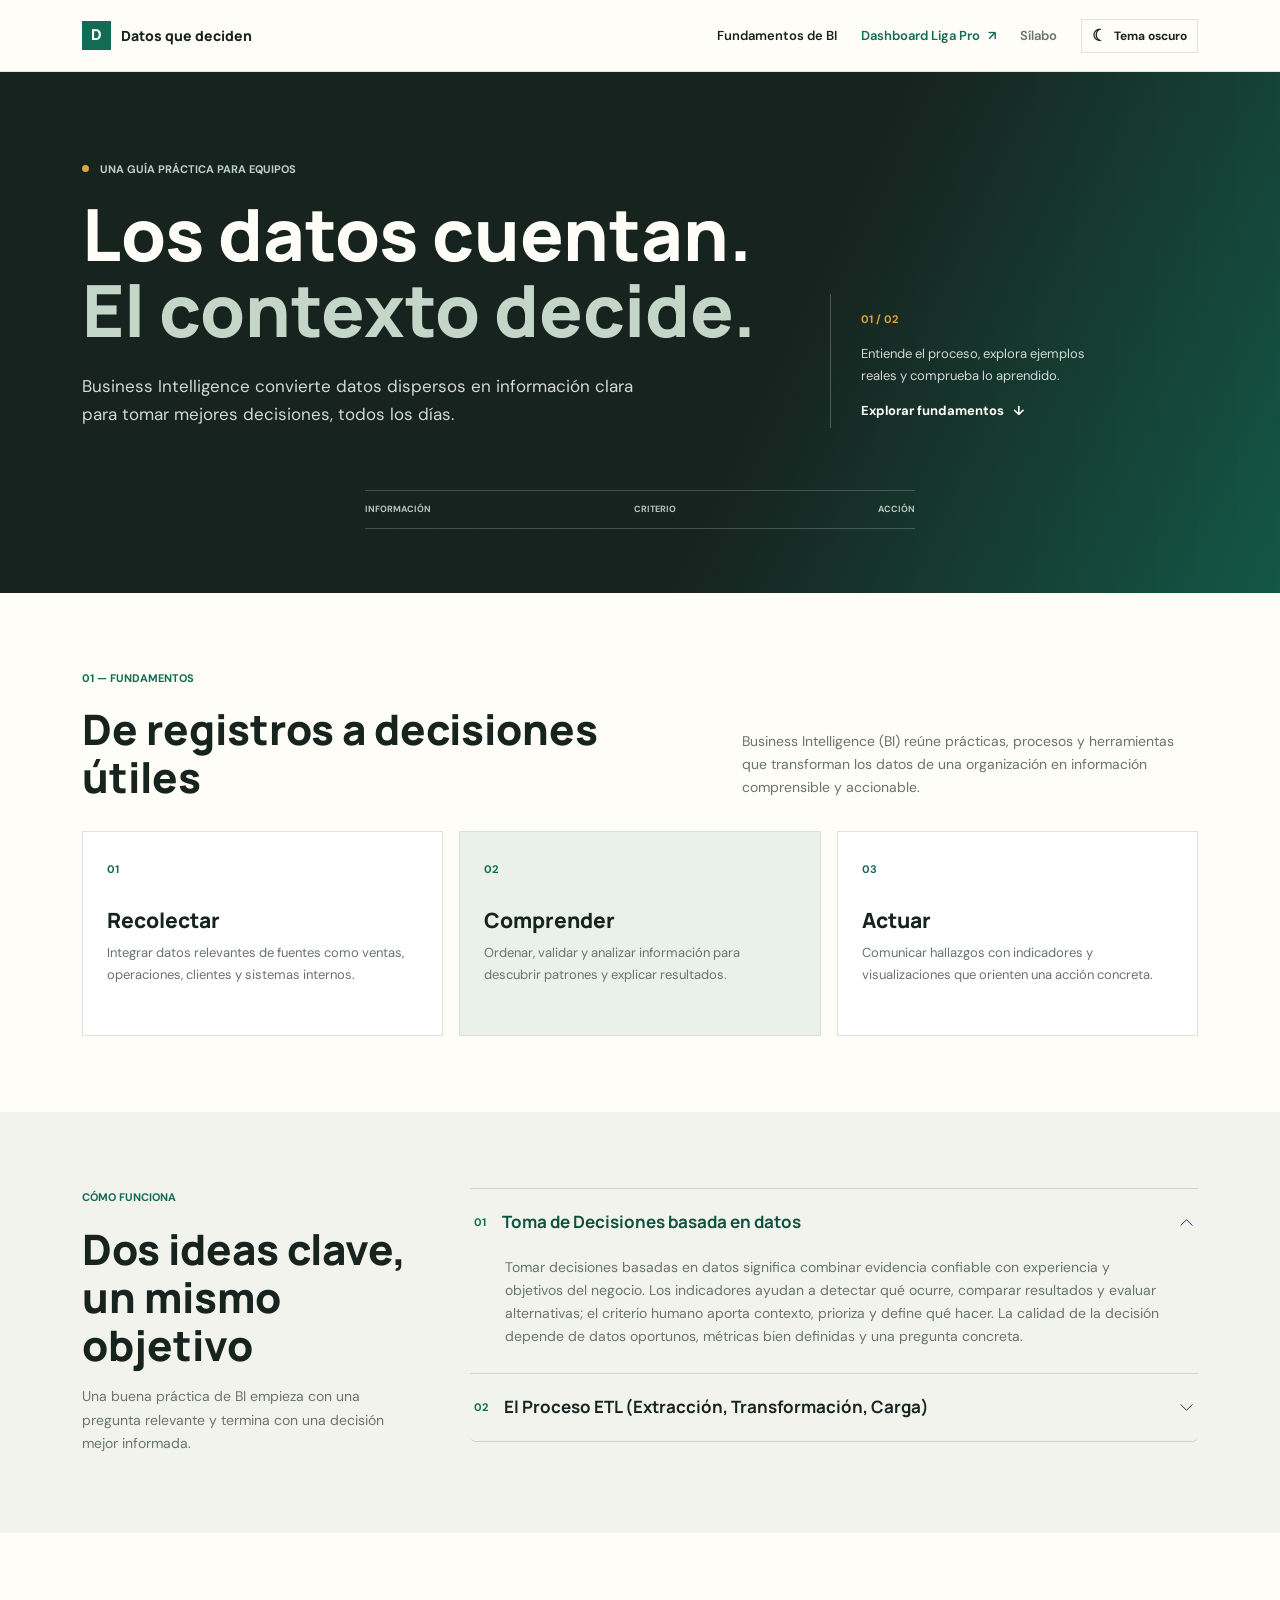
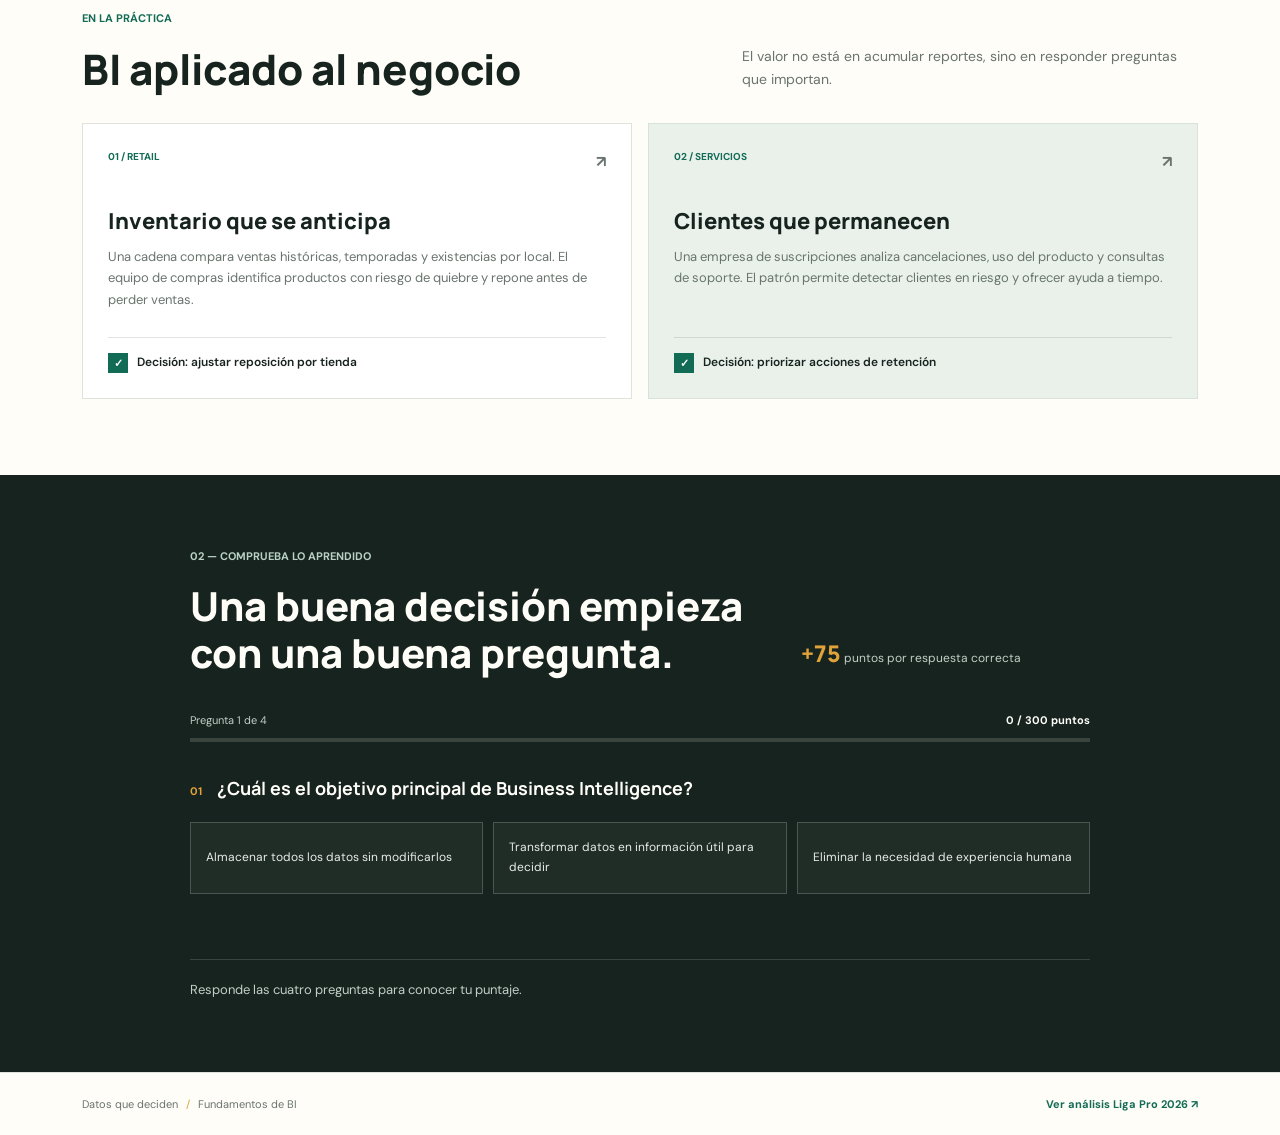
<file: index.html>
<!doctype html>
<html lang="es">
<head>
	<meta charset="utf-8">
	<meta name="viewport" content="width=device-width, initial-scale=1">
	<meta name="description" content="Aprende los fundamentos de Business Intelligence y pon a prueba tus conocimientos.">
	<title>Fundamentos de BI | Datos que deciden</title>
	<link rel="preconnect" href="https://fonts.googleapis.com">
	<link rel="preconnect" href="https://fonts.gstatic.com" crossorigin>
	<link href="https://fonts.googleapis.com/css2?family=DM+Sans:wght@400;500;600;700&family=Manrope:wght@400;500;600;700;800&display=swap" rel="stylesheet">
	<link href="https://cdn.jsdelivr.net/npm/bootstrap@5.3.3/dist/css/bootstrap.min.css" rel="stylesheet">
	<link href="css/style.css" rel="stylesheet">
	<script src="js/theme.js"></script>
</head>
<body>
	<!-- Navegación común para conectar teoría y análisis práctico. -->
	<nav class="navbar navbar-expand-lg site-nav">
		<div class="container">
			<a class="navbar-brand brand-mark" href="index.html"><span class="brand-symbol" aria-hidden="true">D</span> Datos que deciden</a>
			<button class="navbar-toggler" type="button" data-bs-toggle="collapse" data-bs-target="#mainNavigation" aria-controls="mainNavigation" aria-expanded="false" aria-label="Abrir navegación"><span class="navbar-toggler-icon"></span></button>
			<div class="collapse navbar-collapse" id="mainNavigation"><div class="navbar-nav ms-auto align-items-lg-center gap-lg-2">
				<a class="nav-link active" aria-current="page" href="index.html">Fundamentos de BI</a>
				<a class="nav-link nav-cta" href="dashboard.html">Dashboard Liga Pro <span aria-hidden="true">↗</span></a>
				<a class="nav-link" href="silabo.html">Sílabo</a>
				<button class="btn btn-theme ms-lg-2" type="button" data-theme-toggle aria-label="Cambiar a tema oscuro" aria-pressed="false"><span class="theme-icon" aria-hidden="true">☾</span><span class="theme-label">Tema oscuro</span></button>
			</div></div>
		</div>
	</nav>

	<main>
		<!-- Apertura de la guía y orientación hacia los contenidos. -->
		<header class="hero-band">
			<div class="container hero-content">
				<p class="eyebrow"><span class="eyebrow-dot"></span> Una guía práctica para equipos</p>
				<div class="row align-items-end g-4">
					<div class="col-lg-8">
						<h1>Los datos cuentan.<br><span>El contexto decide.</span></h1>
						<p class="hero-copy">Business Intelligence convierte datos dispersos en información clara para tomar mejores decisiones, todos los días.</p>
					</div>
					<div class="col-lg-4 hero-aside"><span class="hero-index">01 / 02</span><p>Entiende el proceso, explora ejemplos reales y comprueba lo aprendido.</p><a class="text-link" href="#fundamentos">Explorar fundamentos <span aria-hidden="true">↓</span></a></div>
				</div>
			</div>
			<div class="hero-ruler" aria-hidden="true"><span>INFORMACIÓN</span><span>CRITERIO</span><span>ACCIÓN</span></div>
		</header>

		<!-- Vista general: recolectar, comprender y activar los datos. -->
		<section class="section-pad" id="fundamentos">
			<div class="container">
				<div class="section-heading row align-items-end g-3">
					<div class="col-lg-7"><p class="eyebrow">01 — Fundamentos</p><h2>De registros a decisiones útiles</h2></div>
					<p class="col-lg-5 section-intro">Business Intelligence (BI) reúne prácticas, procesos y herramientas que transforman los datos de una organización en información comprensible y accionable.</p>
				</div>
				<div class="row g-3 overview-grid">
					<div class="col-md-4"><article class="concept-card"><span class="concept-number">01</span><h3>Recolectar</h3><p>Integrar datos relevantes de fuentes como ventas, operaciones, clientes y sistemas internos.</p></article></div>
					<div class="col-md-4"><article class="concept-card concept-card-accent"><span class="concept-number">02</span><h3>Comprender</h3><p>Ordenar, validar y analizar información para descubrir patrones y explicar resultados.</p></article></div>
					<div class="col-md-4"><article class="concept-card"><span class="concept-number">03</span><h3>Actuar</h3><p>Comunicar hallazgos con indicadores y visualizaciones que orienten una acción concreta.</p></article></div>
				</div>
			</div>
		</section>

		<!-- Acordeón para profundizar en decisiones basadas en datos y ETL. -->
		<section class="section-pad section-tint" aria-labelledby="claves-title">
			<div class="container"><div class="row g-5">
				<div class="col-lg-4"><p class="eyebrow">Cómo funciona</p><h2 id="claves-title">Dos ideas clave, un mismo objetivo</h2><p class="section-intro mt-3">Una buena práctica de BI empieza con una pregunta relevante y termina con una decisión mejor informada.</p></div>
				<div class="col-lg-8"><div class="accordion bi-accordion" id="biAccordion">
					<div class="accordion-item">
						<h3 class="accordion-header" id="headingDecision"><button class="accordion-button" type="button" data-bs-toggle="collapse" data-bs-target="#decisionPanel" aria-expanded="true" aria-controls="decisionPanel"><span class="accordion-number">01</span> Toma de Decisiones basada en datos</button></h3>
						<div id="decisionPanel" class="accordion-collapse collapse show" aria-labelledby="headingDecision" data-bs-parent="#biAccordion"><div class="accordion-body">Tomar decisiones basadas en datos significa combinar evidencia confiable con experiencia y objetivos del negocio. Los indicadores ayudan a detectar qué ocurre, comparar resultados y evaluar alternativas; el criterio humano aporta contexto, prioriza y define qué hacer. La calidad de la decisión depende de datos oportunos, métricas bien definidas y una pregunta concreta.</div></div>
					</div>
					<div class="accordion-item">
						<h3 class="accordion-header" id="headingEtl"><button class="accordion-button collapsed" type="button" data-bs-toggle="collapse" data-bs-target="#etlPanel" aria-expanded="false" aria-controls="etlPanel"><span class="accordion-number">02</span> El Proceso ETL (Extracción, Transformación, Carga)</button></h3>
						<div id="etlPanel" class="accordion-collapse collapse" aria-labelledby="headingEtl" data-bs-parent="#biAccordion"><div class="accordion-body">
							<p>ETL prepara información de distintas fuentes para que pueda analizarse de forma coherente:</p>
							<ul class="etl-list mb-0"><li><strong>Extracción:</strong> se obtienen datos de sistemas como un CRM, archivos o bases transaccionales.</li><li><strong>Transformación:</strong> se corrigen inconsistencias, se normalizan formatos y se aplican reglas de negocio.</li><li><strong>Carga:</strong> los datos procesados se guardan en un destino analítico, como un almacén de datos.</li></ul>
							<p class="mt-3 mb-0">El resultado es una fuente más ordenada, comparable y útil para reportes y análisis.</p>
						</div></div>
					</div>
				</div></div>
			</div></div>
		</section>

		<!-- Dos ejemplos empresariales conectan BI con decisiones cotidianas. -->
		<section class="section-pad" aria-labelledby="ejemplos-title">
			<div class="container">
				<div class="section-heading row align-items-end g-3"><div class="col-lg-7"><p class="eyebrow">En la práctica</p><h2 id="ejemplos-title">BI aplicado al negocio</h2></div><p class="col-lg-5 section-intro">El valor no está en acumular reportes, sino en responder preguntas que importan.</p></div>
				<div class="row g-3 example-grid">
					<div class="col-md-6"><article class="example-card"><div class="example-topline"><span>01 / RETAIL</span><span aria-hidden="true">↗</span></div><h3>Inventario que se anticipa</h3><p>Una cadena compara ventas históricas, temporadas y existencias por local. El equipo de compras identifica productos con riesgo de quiebre y repone antes de perder ventas.</p><div class="example-result"><span class="result-mark" aria-hidden="true">✓</span> Decisión: ajustar reposición por tienda</div></article></div>
					<div class="col-md-6"><article class="example-card example-card-green"><div class="example-topline"><span>02 / SERVICIOS</span><span aria-hidden="true">↗</span></div><h3>Clientes que permanecen</h3><p>Una empresa de suscripciones analiza cancelaciones, uso del producto y consultas de soporte. El patrón permite detectar clientes en riesgo y ofrecer ayuda a tiempo.</p><div class="example-result"><span class="result-mark" aria-hidden="true">✓</span> Decisión: priorizar acciones de retención</div></article></div>
				</div>
			</div>
		</section>

		<!-- El script quiz.js valida respuestas, entrega puntos y gestiona reinicios. -->
		<section class="quiz-section" id="cuestionario" aria-labelledby="quiz-title">
			<div class="container"><div class="quiz-shell">
				<div class="quiz-heading row align-items-end g-3"><div class="col-lg-8"><p class="eyebrow">02 — Comprueba lo aprendido</p><h2 id="quiz-title">Una buena decisión empieza con una buena pregunta.</h2></div><p class="col-lg-4 quiz-points"><span>+75</span> puntos por respuesta correcta</p></div>
				<div class="quiz-progress-wrap"><div class="d-flex justify-content-between quiz-progress-label"><span id="progressText">Pregunta 1 de 4</span><span id="scoreText">0 / 300 puntos</span></div><div class="progress" role="progressbar" aria-label="Progreso del cuestionario" aria-valuemin="0" aria-valuemax="4" aria-valuenow="0"><div class="progress-bar" id="quizProgress" style="width: 0%"></div></div></div>
				<div id="quizQuestions" class="quiz-questions">
					<fieldset class="quiz-question" data-question="0"><legend><span class="question-number">01</span> ¿Cuál es el objetivo principal de Business Intelligence?</legend><div class="answer-list"><button class="answer-option" type="button" data-answer="a">Almacenar todos los datos sin modificarlos</button><button class="answer-option" type="button" data-answer="b">Transformar datos en información útil para decidir</button><button class="answer-option" type="button" data-answer="c">Eliminar la necesidad de experiencia humana</button></div><p class="answer-feedback" aria-live="polite"></p></fieldset>
					<fieldset class="quiz-question" data-question="1" hidden><legend><span class="question-number">02</span> ¿Qué ocurre durante la fase de transformación en ETL?</legend><div class="answer-list"><button class="answer-option" type="button" data-answer="a">Se corrigen y estandarizan los datos</button><button class="answer-option" type="button" data-answer="b">Se visualizan los resultados finales</button><button class="answer-option" type="button" data-answer="c">Se extraen los datos de sus fuentes</button></div><p class="answer-feedback" aria-live="polite"></p></fieldset>
					<fieldset class="quiz-question" data-question="2" hidden><legend><span class="question-number">03</span> ¿Qué aporta el criterio humano a una decisión basada en datos?</legend><div class="answer-list"><button class="answer-option" type="button" data-answer="a">Reemplaza la necesidad de métricas</button><button class="answer-option" type="button" data-answer="b">Agrega contexto y define prioridades</button><button class="answer-option" type="button" data-answer="c">Garantiza que todos los datos sean correctos</button></div><p class="answer-feedback" aria-live="polite"></p></fieldset>
					<fieldset class="quiz-question" data-question="3" hidden><legend><span class="question-number">04</span> ¿Qué decisión podría apoyar un análisis BI en retail?</legend><div class="answer-list"><button class="answer-option" type="button" data-answer="a">Cambiar todos los precios cada día</button><button class="answer-option" type="button" data-answer="b">Reponer productos según ventas y existencias</button><button class="answer-option" type="button" data-answer="c">Evitar medir el comportamiento de ventas</button></div><p class="answer-feedback" aria-live="polite"></p></fieldset>
				</div>
				<div class="quiz-footer d-flex flex-wrap align-items-center justify-content-between gap-3"><p id="quizResult" class="quiz-result mb-0" aria-live="polite">Responde las cuatro preguntas para conocer tu puntaje.</p><button type="button" class="btn btn-quiz" id="restartQuiz" hidden>Volver a intentarlo <span aria-hidden="true">↻</span></button></div>
			</div></div>
		</section>
	</main>

	<!-- Pie de página y carga de Bootstrap y la lógica del cuestionario. -->
	<footer class="site-footer"><div class="container d-flex flex-wrap justify-content-between gap-2"><span>Datos que deciden <span class="footer-separator">/</span> Fundamentos de BI</span><a href="dashboard.html">Ver análisis Liga Pro 2026 <span aria-hidden="true">↗</span></a></div></footer>
	<script src="https://cdn.jsdelivr.net/npm/bootstrap@5.3.3/dist/js/bootstrap.bundle.min.js"></script>
	<script src="js/quiz.js"></script>
</body>
</html>
</file>
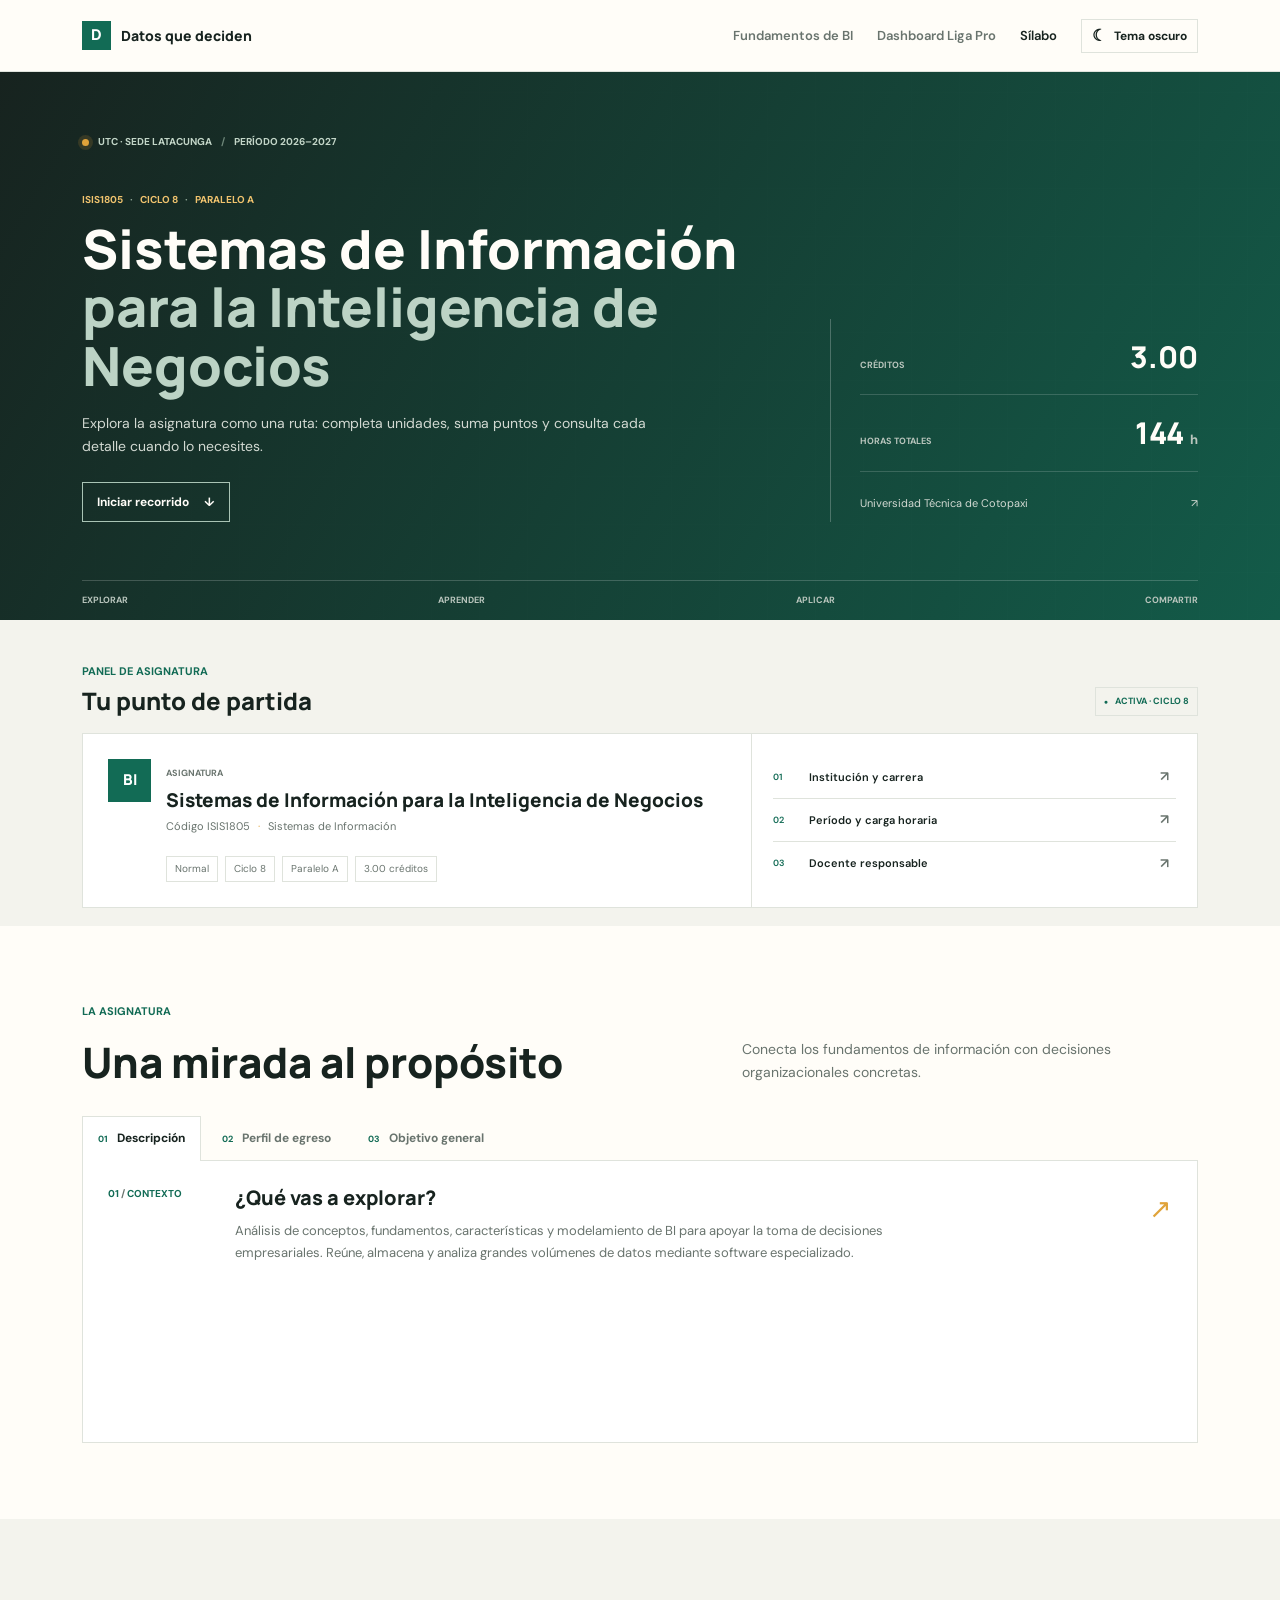
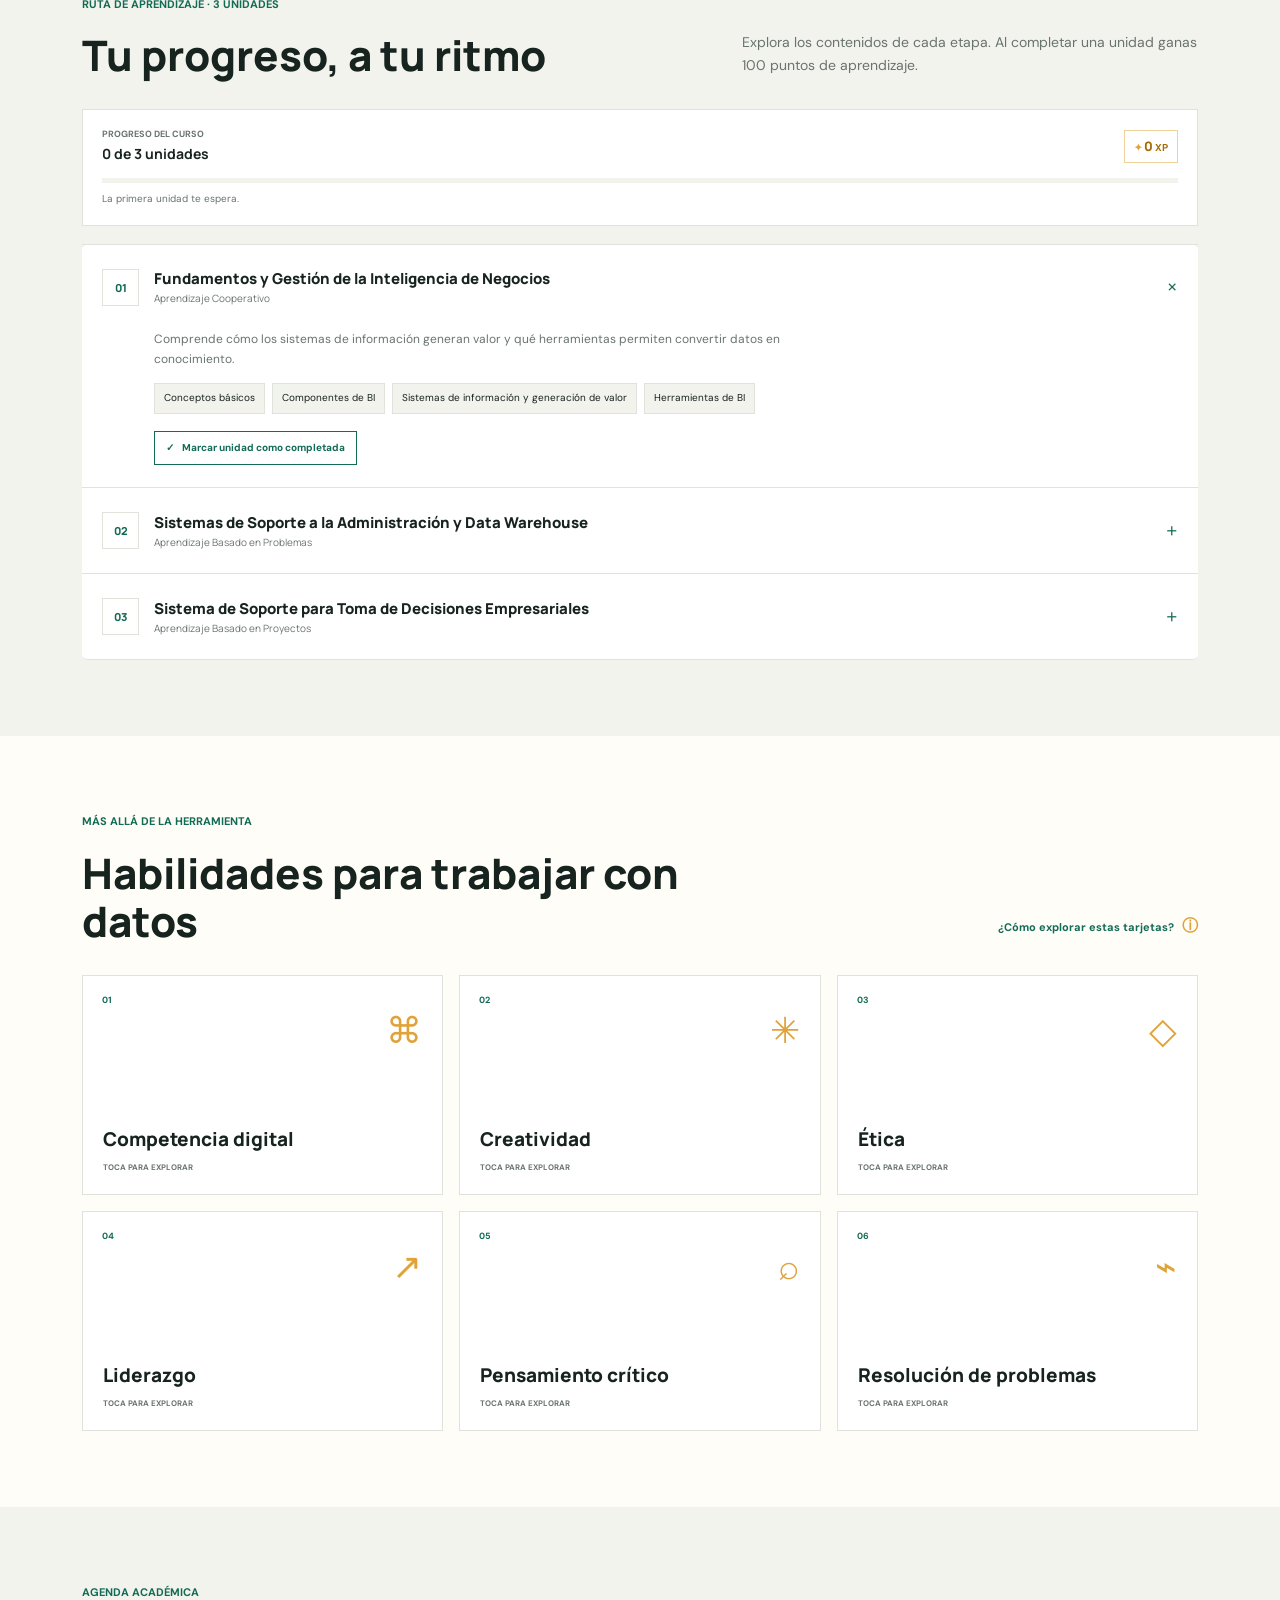
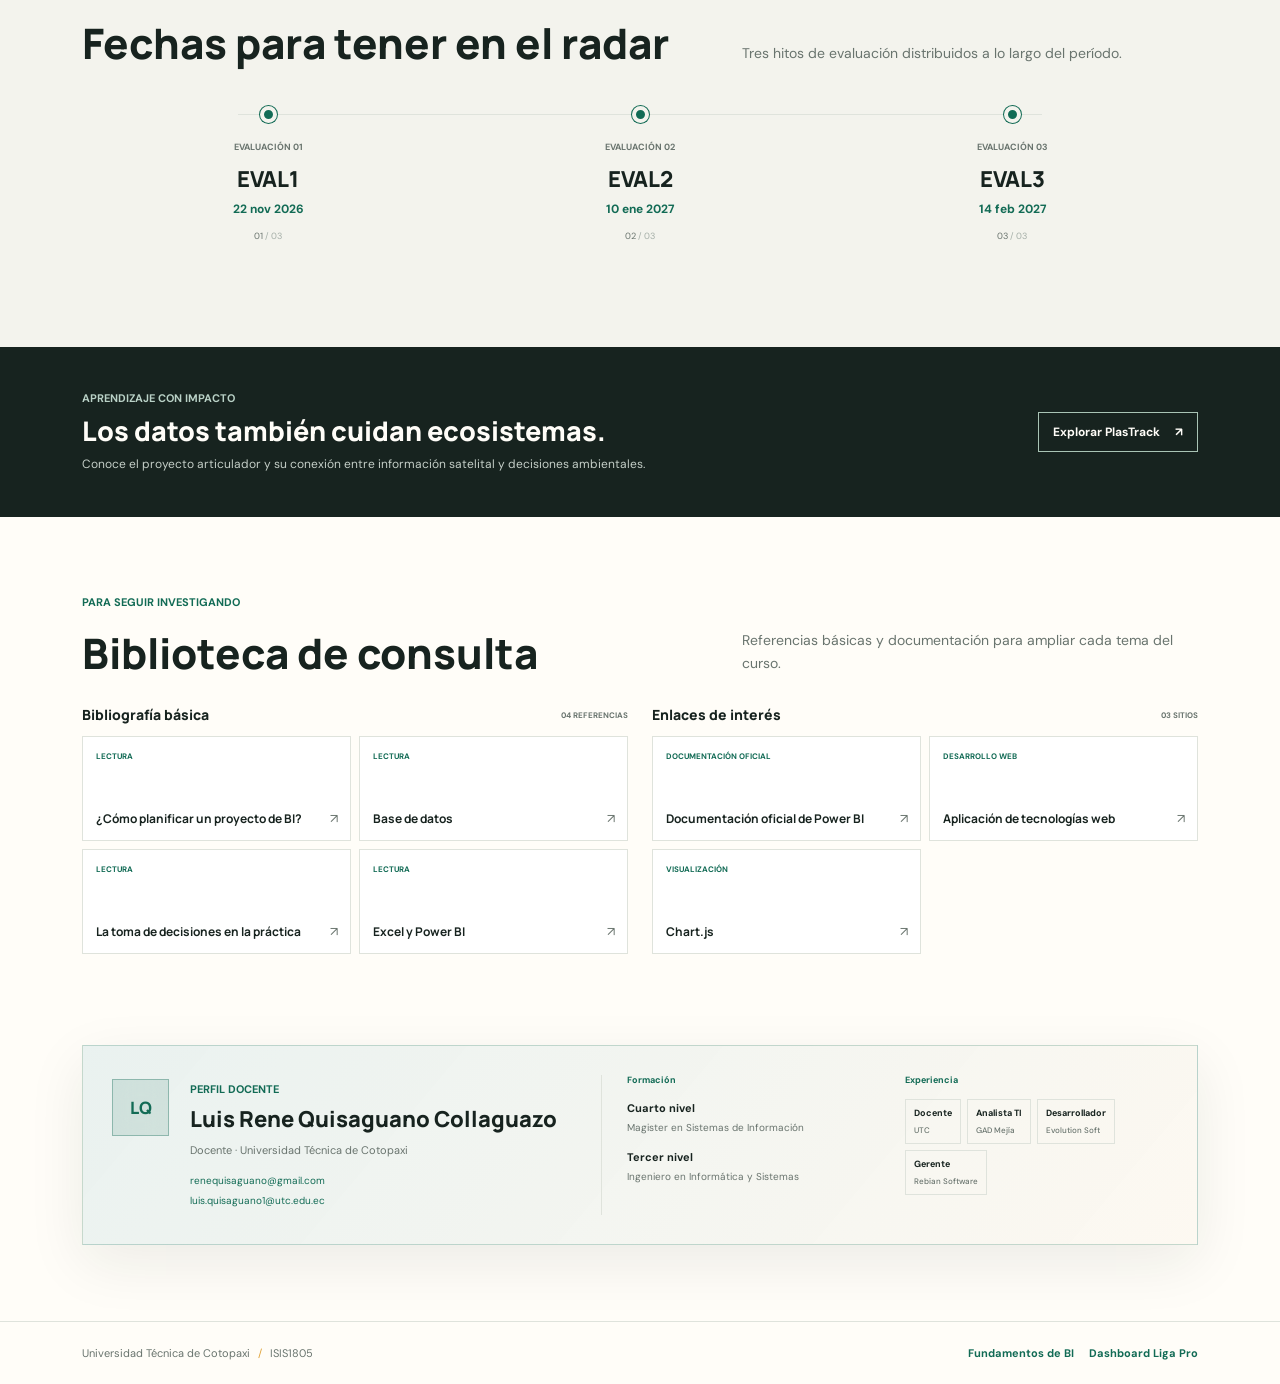
<file: silabo.html>
<!doctype html>
<html lang="es">
<head>
  <meta charset="utf-8">
  <meta name="viewport" content="width=device-width, initial-scale=1">
  <meta name="description" content="Sílabo interactivo de Sistemas de Información para la Inteligencia de Negocios, UTC.">
  <title>Sílabo interactivo | Sistemas de Información para BI</title>
  <link rel="preconnect" href="https://fonts.googleapis.com">
  <link rel="preconnect" href="https://fonts.gstatic.com" crossorigin>
  <link href="https://fonts.googleapis.com/css2?family=DM+Sans:wght@400;500;600;700&family=Manrope:wght@400;500;600;700;800&display=swap" rel="stylesheet">
  <link href="https://cdn.jsdelivr.net/npm/bootstrap@5.3.3/dist/css/bootstrap.min.css" rel="stylesheet">
  <link href="css/style.css" rel="stylesheet">
  <script src="js/theme.js"></script>
</head>
<body class="syllabus-page">
  <!-- Navegación del proyecto y control persistente de tema. -->
  <nav class="navbar navbar-expand-lg site-nav">
    <div class="container">
      <a class="navbar-brand brand-mark" href="index.html"><span class="brand-symbol" aria-hidden="true">D</span> Datos que deciden</a>
      <button class="navbar-toggler" type="button" data-bs-toggle="collapse" data-bs-target="#syllabusNavigation" aria-controls="syllabusNavigation" aria-expanded="false" aria-label="Abrir navegación"><span class="navbar-toggler-icon"></span></button>
      <div class="collapse navbar-collapse" id="syllabusNavigation">
        <div class="navbar-nav ms-auto align-items-lg-center gap-lg-2">
          <a class="nav-link" href="index.html">Fundamentos de BI</a>
          <a class="nav-link" href="dashboard.html">Dashboard Liga Pro</a>
          <a class="nav-link active" aria-current="page" href="silabo.html">Sílabo</a>
          <button class="btn btn-theme ms-lg-2" type="button" data-theme-toggle aria-label="Cambiar a tema oscuro" aria-pressed="false"><span class="theme-icon" aria-hidden="true">☾</span><span class="theme-label">Tema oscuro</span></button>
        </div>
      </div>
    </div>
  </nav>

  <main>
    <!-- Portada con datos del curso, código, créditos y acceso a la ruta gamificada. -->
    <header class="syllabus-hero">
      <div class="container syllabus-hero-inner">
        <div class="syllabus-overline"><span class="live-mark" aria-hidden="true"></span> UTC · SEDE LATACUNGA <span class="overline-divider">/</span> PERÍODO 2026–2027</div>
        <div class="row align-items-end g-4">
          <div class="col-lg-8">
            <p class="course-code">ISIS1805 <span>·</span> CICLO 8 <span>·</span> PARALELO A</p>
            <h1>Sistemas de Información<br><span>para la Inteligencia de Negocios</span></h1>
            <p class="syllabus-lede">Explora la asignatura como una ruta: completa unidades, suma puntos y consulta cada detalle cuando lo necesites.</p>
            <a href="#ruta" class="btn syllabus-start">Iniciar recorrido <span aria-hidden="true">↓</span></a>
          </div>
          <div class="col-lg-4 syllabus-hero-aside">
            <div class="hero-metric"><span>CRÉDITOS</span><strong>3.00</strong></div>
            <div class="hero-metric"><span>HORAS TOTALES</span><strong>144 <small>h</small></strong></div>
            <button class="course-detail-link" type="button" data-bs-toggle="modal" data-bs-target="#institutionModal">Universidad Técnica de Cotopaxi <span aria-hidden="true">↗</span></button>
          </div>
        </div>
        <div class="syllabus-ribbon" aria-hidden="true"><span>EXPLORAR</span><span>APRENDER</span><span>APLICAR</span><span>COMPARTIR</span></div>
      </div>
    </header>

    <!-- Panel-resumen con insignias y botones que abren los datos en modales. -->
    <section class="syllabus-overview" aria-labelledby="overview-title">
      <div class="container">
        <div class="overview-heading"><div><p class="eyebrow">Panel de asignatura</p><h2 id="overview-title">Tu punto de partida</h2></div><span class="status-badge" data-bs-toggle="tooltip" data-bs-placement="left" data-bs-title="Asignatura correspondiente al ciclo 8, paralelo A."><span aria-hidden="true">●</span> ACTIVA · CICLO 8</span></div>
        <div class="overview-panel">
          <div class="overview-main">
            <div class="overview-subject"><span class="subject-mark" aria-hidden="true">BI</span><div><span>ASIGNATURA</span><h3>Sistemas de Información para la Inteligencia de Negocios</h3><p>Código ISIS1805 <span>·</span> Sistemas de Información</p></div></div>
            <div class="overview-badges"><span>Normal</span><span>Ciclo 8</span><span>Paralelo A</span><span>3.00 créditos</span></div>
          </div>
          <div class="overview-actions">
            <button class="overview-action" type="button" data-bs-toggle="modal" data-bs-target="#institutionModal"><span class="action-index">01</span><span>Institución y carrera</span><span class="action-arrow" aria-hidden="true">↗</span></button>
            <button class="overview-action" type="button" data-bs-toggle="modal" data-bs-target="#scheduleModal"><span class="action-index">02</span><span>Período y carga horaria</span><span class="action-arrow" aria-hidden="true">↗</span></button>
            <button class="overview-action" type="button" data-bs-toggle="modal" data-bs-target="#teacherModal"><span class="action-index">03</span><span>Docente responsable</span><span class="action-arrow" aria-hidden="true">↗</span></button>
          </div>
        </div>
      </div>
    </section>

    <!-- Modales de consulta para los datos institucionales y académicos. -->
    <div class="modal fade syllabus-modal" id="institutionModal" tabindex="-1" aria-labelledby="institutionModalTitle" aria-hidden="true">
      <div class="modal-dialog modal-dialog-centered"><div class="modal-content"><div class="modal-header"><div><p class="modal-kicker">UNIVERSIDAD · FACULTAD</p><h2 class="modal-title" id="institutionModalTitle">Institución y carrera</h2></div><button type="button" class="btn-close" data-bs-dismiss="modal" aria-label="Cerrar"></button></div><div class="modal-body"><dl class="detail-list"><div><dt>Institución</dt><dd>Universidad Técnica de Cotopaxi</dd></div><div><dt>Sede</dt><dd>Latacunga</dd></div><div><dt>Facultad</dt><dd>Ciencias de la Ingeniería y Aplicadas</dd></div><div><dt>Carrera</dt><dd>Sistemas de Información</dd></div><div><dt>Modalidad · ciclo · paralelo</dt><dd>Normal · Ciclo 8 · Paralelo A</dd></div></dl></div></div></div>
    </div>
    <div class="modal fade syllabus-modal" id="scheduleModal" tabindex="-1" aria-labelledby="scheduleModalTitle" aria-hidden="true">
      <div class="modal-dialog modal-dialog-centered"><div class="modal-content"><div class="modal-header"><div><p class="modal-kicker">CALENDARIO · DEDICACIÓN</p><h2 class="modal-title" id="scheduleModalTitle">Período y carga horaria</h2></div><button type="button" class="btn-close" data-bs-dismiss="modal" aria-label="Cerrar"></button></div><div class="modal-body"><p class="period-range"><time datetime="2026-10-12">12 oct 2026</time><span aria-hidden="true">→</span><time datetime="2027-02-21">21 feb 2027</time></p><div class="hour-breakdown"><div><span>DOCENCIA</span><strong>48 h</strong></div><div><span>PRÁCTICAS</span><strong>48 h</strong></div><div><span>AUTÓNOMAS</span><strong>48 h</strong></div><div class="hour-total"><span>TOTAL · 3.00 CRÉDITOS</span><strong>144 h</strong></div></div></div></div></div>
    </div>
    <div class="modal fade syllabus-modal" id="teacherModal" tabindex="-1" aria-labelledby="teacherModalTitle" aria-hidden="true">
      <div class="modal-dialog modal-dialog-centered"><div class="modal-content"><div class="modal-header"><div><p class="modal-kicker">ACOMPAÑAMIENTO ACADÉMICO</p><h2 class="modal-title" id="teacherModalTitle">Docente responsable</h2></div><button type="button" class="btn-close" data-bs-dismiss="modal" aria-label="Cerrar"></button></div><div class="modal-body teacher-modal-body"><span class="teacher-initials" aria-hidden="true">LQ</span><div><h3>Luis Rene Quisaguano Collaguazo</h3><a href="mailto:renequisaguano@gmail.com">renequisaguano@gmail.com</a><a href="mailto:luis.quisaguano1@utc.edu.ec">luis.quisaguano1@utc.edu.ec</a></div></div></div></div>
    </div>

    <!-- Pestañas para recorrer descripción, aporte y objetivo de la materia. -->
    <section class="section-pad syllabus-section" aria-labelledby="course-structure-title">
      <div class="container">
        <div class="section-heading row align-items-end g-3"><div class="col-lg-7"><p class="eyebrow">La asignatura</p><h2 id="course-structure-title">Una mirada al propósito</h2></div><p class="col-lg-5 section-intro">Conecta los fundamentos de información con decisiones organizacionales concretas.</p></div>
        <ul class="nav nav-tabs syllabus-tabs" id="courseTabs" role="tablist">
          <li class="nav-item" role="presentation"><button class="nav-link active" id="description-tab" data-bs-toggle="tab" data-bs-target="#description-pane" type="button" role="tab" aria-controls="description-pane" aria-selected="true"><span>01</span> Descripción</button></li>
          <li class="nav-item" role="presentation"><button class="nav-link" id="profile-tab" data-bs-toggle="tab" data-bs-target="#profile-pane" type="button" role="tab" aria-controls="profile-pane" aria-selected="false"><span>02</span> Perfil de egreso</button></li>
          <li class="nav-item" role="presentation"><button class="nav-link" id="objective-tab" data-bs-toggle="tab" data-bs-target="#objective-pane" type="button" role="tab" aria-controls="objective-pane" aria-selected="false"><span>03</span> Objetivo general</button></li>
        </ul>
        <div class="tab-content syllabus-tab-content" id="courseTabsContent">
          <div class="tab-pane fade show active" id="description-pane" role="tabpanel" aria-labelledby="description-tab" tabindex="0"><div class="tab-index">01 <span>/</span> CONTEXTO</div><div><h3>¿Qué vas a explorar?</h3><p>Análisis de conceptos, fundamentos, características y modelamiento de BI para apoyar la toma de decisiones empresariales. Reúne, almacena y analiza grandes volúmenes de datos mediante software especializado.</p></div><span class="tab-symbol" aria-hidden="true">↗</span></div>
          <div class="tab-pane fade" id="profile-pane" role="tabpanel" aria-labelledby="profile-tab" tabindex="0"><div class="tab-index">02 <span>/</span> PROYECCIÓN</div><div><h3>¿Cómo aporta a tu perfil?</h3><p>Construir procesos de extracción, combinación, depuración y distribución de información para tomar decisiones inteligentes.</p></div><span class="tab-symbol" aria-hidden="true">◎</span></div>
          <div class="tab-pane fade" id="objective-pane" role="tabpanel" aria-labelledby="objective-tab" tabindex="0"><div class="tab-index">03 <span>/</span> PROPÓSITO</div><div><h3>¿Qué lograrás?</h3><p>Analizar fundamentos, características y modelamiento de BI para implementar estas herramientas en la organización y ejecutar correctamente sus etapas.</p></div><span class="tab-symbol" aria-hidden="true">↗</span></div>
        </div>
      </div>
    </section>

    <!-- Ruta gamificada de unidades; cada botón suma puntos y guarda el avance. -->
    <section class="section-pad learning-section" id="ruta" aria-labelledby="learning-title">
      <div class="container">
        <div class="section-heading row align-items-end g-3"><div class="col-lg-7"><p class="eyebrow">Ruta de aprendizaje · 3 unidades</p><h2 id="learning-title">Tu progreso, a tu ritmo</h2></div><p class="col-lg-5 section-intro">Explora los contenidos de cada etapa. Al completar una unidad ganas 100 puntos de aprendizaje.</p></div>
        <div class="progress-console">
          <div class="progress-console-top"><div><span class="console-label">PROGRESO DEL CURSO</span><strong id="courseProgressText">0 de 3 unidades</strong></div><div class="xp-counter"><span aria-hidden="true">✦</span> <strong id="courseXp">0</strong> XP</div></div>
          <div class="progress syllabus-progress" role="progressbar" aria-label="Progreso de unidades" aria-valuemin="0" aria-valuemax="3" aria-valuenow="0"><div class="progress-bar" id="courseProgressBar" style="width: 0%"></div></div>
          <div class="progress-console-bottom"><span id="progressMessage" aria-live="polite">La primera unidad te espera.</span><button type="button" id="resetProgress" class="reset-progress" hidden>Reiniciar avance</button></div>
        </div>
        <div class="accordion unit-accordion" id="unitAccordion">
          <article class="accordion-item unit-item" data-unit="0">
            <h3 class="accordion-header" id="unitHeadingOne"><button class="accordion-button" type="button" data-bs-toggle="collapse" data-bs-target="#unitCollapseOne" aria-expanded="true" aria-controls="unitCollapseOne"><span class="unit-number">01</span><span class="unit-heading-text"><strong>Fundamentos y Gestión de la Inteligencia de Negocios</strong><small>Aprendizaje Cooperativo</small></span><span class="unit-status" aria-hidden="true">+</span></button></h3>
            <div id="unitCollapseOne" class="accordion-collapse collapse show" aria-labelledby="unitHeadingOne" data-bs-parent="#unitAccordion"><div class="accordion-body"><p class="unit-prompt">Comprende cómo los sistemas de información generan valor y qué herramientas permiten convertir datos en conocimiento.</p><div class="topic-grid"><span>Conceptos básicos</span><span>Componentes de BI</span><span>Sistemas de información y generación de valor</span><span>Herramientas de BI</span></div><button type="button" class="unit-complete" data-complete-unit="0"><span aria-hidden="true">✓</span> Marcar unidad como completada</button></div></div>
          </article>
          <article class="accordion-item unit-item" data-unit="1">
            <h3 class="accordion-header" id="unitHeadingTwo"><button class="accordion-button collapsed" type="button" data-bs-toggle="collapse" data-bs-target="#unitCollapseTwo" aria-expanded="false" aria-controls="unitCollapseTwo"><span class="unit-number">02</span><span class="unit-heading-text"><strong>Sistemas de Soporte a la Administración y Data Warehouse</strong><small>Aprendizaje Basado en Problemas</small></span><span class="unit-status" aria-hidden="true">+</span></button></h3>
            <div id="unitCollapseTwo" class="accordion-collapse collapse" aria-labelledby="unitHeadingTwo" data-bs-parent="#unitAccordion"><div class="accordion-body"><p class="unit-prompt">Investiga cómo medir, almacenar y visualizar información para resolver preguntas de gestión.</p><div class="topic-grid"><span>Variables de medición</span><span>Data Warehouse</span><span>Gestión del conocimiento</span><span>Patrones: evaluación, interpretación y visualización</span></div><button type="button" class="unit-complete" data-complete-unit="1"><span aria-hidden="true">✓</span> Marcar unidad como completada</button></div></div>
          </article>
          <article class="accordion-item unit-item" data-unit="2">
            <h3 class="accordion-header" id="unitHeadingThree"><button class="accordion-button collapsed" type="button" data-bs-toggle="collapse" data-bs-target="#unitCollapseThree" aria-expanded="false" aria-controls="unitCollapseThree"><span class="unit-number">03</span><span class="unit-heading-text"><strong>Sistema de Soporte para Toma de Decisiones Empresariales</strong><small>Aprendizaje Basado en Proyectos</small></span><span class="unit-status" aria-hidden="true">+</span></button></h3>
            <div id="unitCollapseThree" class="accordion-collapse collapse" aria-labelledby="unitHeadingThree" data-bs-parent="#unitAccordion"><div class="accordion-body"><p class="unit-prompt">Integra modelamiento, procesos y presentación de información en una solución orientada a decisiones.</p><div class="topic-grid"><span>Vistas multidimensionales (hipercubos)</span><span>Procesos ETL</span><span>Reporteadores</span><span>Alertas</span><span>Dashboards y KPI's</span><span>Aspectos técnicos del proyecto</span></div><button type="button" class="unit-complete" data-complete-unit="2"><span aria-hidden="true">✓</span> Marcar unidad como completada</button></div></div>
          </article>
        </div>
      </div>
    </section>

    <!-- Tarjetas reversibles, activables también con teclado y toque. -->
    <section class="section-pad skills-section" aria-labelledby="skills-title">
      <div class="container">
        <div class="section-heading row align-items-end g-3"><div class="col-lg-7"><p class="eyebrow">Más allá de la herramienta</p><h2 id="skills-title">Habilidades para trabajar con datos</h2></div><div class="col-lg-5 d-flex justify-content-lg-end"><button type="button" class="skill-hint" data-bs-toggle="popover" data-bs-title="Una habilidad se entrena" data-bs-content="Explora cada tarjeta para ver cómo se aplica esta competencia en proyectos de inteligencia de negocios.">¿Cómo explorar estas tarjetas? <span aria-hidden="true">ⓘ</span></button></div></div>
        <div class="row g-3 skill-grid">
          <div class="col-6 col-lg-4"><button type="button" class="skill-card" aria-pressed="false"><span class="skill-card-inner"><span class="skill-face skill-front"><span class="skill-index">01</span><span class="skill-icon" aria-hidden="true">⌘</span><strong>Competencia digital</strong><small>TOCA PARA EXPLORAR</small></span><span class="skill-face skill-back"><span class="skill-index">01 / APLICACIÓN</span><strong>Procesamiento crítico y uso eficaz de recursos digitales.</strong><span class="skill-back-action">Volver <span aria-hidden="true">↻</span></span></span></span></button></div>
          <div class="col-6 col-lg-4"><button type="button" class="skill-card" aria-pressed="false"><span class="skill-card-inner"><span class="skill-face skill-front"><span class="skill-index">02</span><span class="skill-icon" aria-hidden="true">✳</span><strong>Creatividad</strong><small>TOCA PARA EXPLORAR</small></span><span class="skill-face skill-back"><span class="skill-index">02 / APLICACIÓN</span><strong>Proponer ideas innovadoras y soluciones de BI originales.</strong><span class="skill-back-action">Volver <span aria-hidden="true">↻</span></span></span></span></button></div>
          <div class="col-6 col-lg-4"><button type="button" class="skill-card" aria-pressed="false"><span class="skill-card-inner"><span class="skill-face skill-front"><span class="skill-index">03</span><span class="skill-icon" aria-hidden="true">◇</span><strong>Ética</strong><small>TOCA PARA EXPLORAR</small></span><span class="skill-face skill-back"><span class="skill-index">03 / APLICACIÓN</span><strong>Manejo responsable y sin sesgos de datos sensibles.</strong><span class="skill-back-action">Volver <span aria-hidden="true">↻</span></span></span></span></button></div>
          <div class="col-6 col-lg-4"><button type="button" class="skill-card" aria-pressed="false"><span class="skill-card-inner"><span class="skill-face skill-front"><span class="skill-index">04</span><span class="skill-icon" aria-hidden="true">↗</span><strong>Liderazgo</strong><small>TOCA PARA EXPLORAR</small></span><span class="skill-face skill-back"><span class="skill-index">04 / APLICACIÓN</span><strong>Liderar construcción de soluciones BI y coordinar equipos.</strong><span class="skill-back-action">Volver <span aria-hidden="true">↻</span></span></span></span></button></div>
          <div class="col-6 col-lg-4"><button type="button" class="skill-card" aria-pressed="false"><span class="skill-card-inner"><span class="skill-face skill-front"><span class="skill-index">05</span><span class="skill-icon" aria-hidden="true">⌕</span><strong>Pensamiento crítico</strong><small>TOCA PARA EXPLORAR</small></span><span class="skill-face skill-back"><span class="skill-index">05 / APLICACIÓN</span><strong>Evaluar calidad de datos y cuestionar validez de indicadores.</strong><span class="skill-back-action">Volver <span aria-hidden="true">↻</span></span></span></span></button></div>
          <div class="col-6 col-lg-4"><button type="button" class="skill-card" aria-pressed="false"><span class="skill-card-inner"><span class="skill-face skill-front"><span class="skill-index">06</span><span class="skill-icon" aria-hidden="true">⌁</span><strong>Resolución de problemas</strong><small>TOCA PARA EXPLORAR</small></span><span class="skill-face skill-back"><span class="skill-index">06 / APLICACIÓN</span><strong>Usar procesos ETL para responder a necesidades concretas.</strong><span class="skill-back-action">Volver <span aria-hidden="true">↻</span></span></span></span></button></div>
        </div>
      </div>
    </section>

    <!-- Fechas de evaluación dispuestas como una línea de tiempo. -->
    <section class="section-pad timeline-section" aria-labelledby="timeline-title">
      <div class="container">
        <div class="section-heading row align-items-end g-3"><div class="col-lg-7"><p class="eyebrow">Agenda académica</p><h2 id="timeline-title">Fechas para tener en el radar</h2></div><p class="col-lg-5 section-intro">Tres hitos de evaluación distribuidos a lo largo del período.</p></div>
        <ol class="evaluation-timeline">
          <li class="timeline-item"><span class="timeline-node" aria-hidden="true"></span><span class="timeline-label">EVALUACIÓN 01</span><strong>EVAL1</strong><time datetime="2026-11-22">22 nov 2026</time><span class="timeline-sequence">01 <span>/ 03</span></span></li>
          <li class="timeline-item"><span class="timeline-node" aria-hidden="true"></span><span class="timeline-label">EVALUACIÓN 02</span><strong>EVAL2</strong><time datetime="2027-01-10">10 ene 2027</time><span class="timeline-sequence">02 <span>/ 03</span></span></li>
          <li class="timeline-item"><span class="timeline-node" aria-hidden="true"></span><span class="timeline-label">EVALUACIÓN 03</span><strong>EVAL3</strong><time datetime="2027-02-14">14 feb 2027</time><span class="timeline-sequence">03 <span>/ 03</span></span></li>
        </ol>
      </div>
    </section>

    <!-- Acceso al proyecto articulador mediante panel lateral de Bootstrap. -->
    <section class="project-band" aria-labelledby="project-title">
      <div class="container project-band-inner"><div><p class="eyebrow">Aprendizaje con impacto</p><h2 id="project-title">Los datos también cuidan ecosistemas.</h2><p>Conoce el proyecto articulador y su conexión entre información satelital y decisiones ambientales.</p></div><button class="btn project-open" type="button" data-bs-toggle="offcanvas" data-bs-target="#projectOffcanvas" aria-controls="projectOffcanvas">Explorar PlasTrack <span aria-hidden="true">↗</span></button></div>
    </section>
    <div class="offcanvas offcanvas-end project-offcanvas" tabindex="-1" id="projectOffcanvas" aria-labelledby="projectOffcanvasTitle">
      <div class="offcanvas-header"><div><p class="modal-kicker">PROYECTO ARTICULADOR</p><h2 class="offcanvas-title" id="projectOffcanvasTitle">PlasTrack</h2></div><button type="button" class="btn-close" data-bs-dismiss="offcanvas" aria-label="Cerrar panel"></button></div>
      <div class="offcanvas-body"><span class="project-tag">COPERNICUS · ECOSISTEMAS INSULARES</span><h3>Monitoreo Inteligente de Microplásticos mediante Datos Copernicus para la Conservación de Ecosistemas Insulares “PlasTrack”.</h3><p class="project-offcanvas-label">APORTE A LA ASIGNATURA</p><p>Transforma datos satelitales en información estratégica. Diseño de dashboards y alertas para el sector pesquero y gestores ambientales.</p><div class="project-flow"><span>Datos satelitales</span><b aria-hidden="true">→</b><span>Dashboards y alertas</span><b aria-hidden="true">→</b><span>Acción ambiental</span></div><button class="btn btn-project-close" type="button" data-bs-dismiss="offcanvas">Volver a la ruta</button></div>
    </div>

    <!-- Biblioteca con referencias básicas y accesos directos a documentación web. -->
    <section class="section-pad resources-section" aria-labelledby="resources-title">
      <div class="container">
        <div class="section-heading row align-items-end g-3"><div class="col-lg-7"><p class="eyebrow">Para seguir investigando</p><h2 id="resources-title">Biblioteca de consulta</h2></div><p class="col-lg-5 section-intro">Referencias básicas y documentación para ampliar cada tema del curso.</p></div>
        <div class="resource-groups row g-4">
          <div class="col-lg-6"><h3 class="resource-group-title">Bibliografía básica <span>04 REFERENCIAS</span></h3><div class="resource-grid">
            <a class="resource-link" href="https://www.google.com/search?q=%C2%BFC%C3%B3mo+planificar+un+proyecto+de+BI%3F" target="_blank" rel="noopener noreferrer"><span class="resource-type">LECTURA</span><strong>¿Cómo planificar un proyecto de BI?</strong><span aria-hidden="true">↗</span></a>
            <a class="resource-link" href="https://www.google.com/search?q=base+de+datos+fundamentos" target="_blank" rel="noopener noreferrer"><span class="resource-type">LECTURA</span><strong>Base de datos</strong><span aria-hidden="true">↗</span></a>
            <a class="resource-link" href="https://www.google.com/search?q=la+toma+de+decisiones+en+la+pr%C3%A1ctica" target="_blank" rel="noopener noreferrer"><span class="resource-type">LECTURA</span><strong>La toma de decisiones en la práctica</strong><span aria-hidden="true">↗</span></a>
            <a class="resource-link" href="https://www.google.com/search?q=Excel+y+Power+BI+an%C3%A1lisis+de+datos" target="_blank" rel="noopener noreferrer"><span class="resource-type">LECTURA</span><strong>Excel y Power BI</strong><span aria-hidden="true">↗</span></a>
          </div></div>
          <div class="col-lg-6"><h3 class="resource-group-title">Enlaces de interés <span>03 SITIOS</span></h3><div class="resource-grid">
            <a class="resource-link" href="https://learn.microsoft.com/es-es/power-bi/" target="_blank" rel="noopener noreferrer"><span class="resource-type">DOCUMENTACIÓN OFICIAL</span><strong>Documentación oficial de Power BI</strong><span aria-hidden="true">↗</span></a>
            <a class="resource-link" href="https://developer.mozilla.org/es/docs/Learn_web_development" target="_blank" rel="noopener noreferrer"><span class="resource-type">DESARROLLO WEB</span><strong>Aplicación de tecnologías web</strong><span aria-hidden="true">↗</span></a>
            <a class="resource-link" href="https://www.chartjs.org/docs/latest/" target="_blank" rel="noopener noreferrer"><span class="resource-type">VISUALIZACIÓN</span><strong>Chart.js</strong><span aria-hidden="true">↗</span></a>
          </div></div>
        </div>
      </div>
    </section>

    <!-- Tarjeta de presentación del docente con formación y experiencia. -->
    <section class="section-pad instructor-section" aria-labelledby="instructor-title">
      <div class="container">
        <div class="instructor-glass">
          <div class="instructor-identity"><span class="instructor-avatar" aria-hidden="true">LQ</span><p class="eyebrow">Perfil docente</p><h2 id="instructor-title">Luis Rene Quisaguano Collaguazo</h2><p>Docente · Universidad Técnica de Cotopaxi</p><div class="instructor-contact"><a href="mailto:renequisaguano@gmail.com">renequisaguano@gmail.com</a><a href="mailto:luis.quisaguano1@utc.edu.ec">luis.quisaguano1@utc.edu.ec</a></div></div>
          <div class="instructor-credentials"><div class="credential-block"><h3>Formación</h3><p><strong>Cuarto nivel</strong>Magister en Sistemas de Información</p><p><strong>Tercer nivel</strong>Ingeniero en Informática y Sistemas</p></div><div class="credential-block"><h3>Experiencia</h3><div class="experience-tags"><span>Docente <small>UTC</small></span><span>Analista TI <small>GAD Mejía</small></span><span>Desarrollador <small>Evolution Soft</small></span><span>Gerente <small>Rebian Software</small></span></div></div></div>
        </div>
      </div>
    </section>
  </main>

  <!-- Pie con navegación de retorno a las otras páginas del proyecto. -->
  <footer class="site-footer"><div class="container d-flex flex-wrap justify-content-between gap-2"><span>Universidad Técnica de Cotopaxi <span class="footer-separator">/</span> ISIS1805</span><span class="footer-links"><a href="index.html">Fundamentos de BI</a><a href="dashboard.html">Dashboard Liga Pro</a></span></div></footer>
  <script src="https://cdn.jsdelivr.net/npm/bootstrap@5.3.3/dist/js/bootstrap.bundle.min.js"></script>
  <script src="js/silabo.js"></script>
</body>
</html>
</file>
<file: css/style.css>
:root {
  --ink: #17231f;
  --muted: #69746e;
  --paper: #fffdf8;
  --surface: #f3f3ed;
  --card: #ffffff;
  --line: #dfe3dc;
  --green: #126b55;
  --green-dark: #0d5141;
  --red: #d9432f;
  --gold: #e0a33a;
  --chart-axis: #6e7772;
  --chart-grid: #e7eae5;
  --chart-tooltip: #17231f;
  --font-display: 'Manrope', sans-serif;
  --font-body: 'DM Sans', sans-serif;
}

html[data-theme="dark"] {
  color-scheme: dark;
  --ink: #edf2ee;
  --muted: #a3afa7;
  --paper: #141b17;
  --surface: #1d2822;
  --card: #222e27;
  --line: #35433b;
  --green: #66b99c;
  --green-dark: #87cdb0;
  --chart-axis: #b5c0b8;
  --chart-grid: #3a4840;
  --chart-tooltip: #0a100d;
}

* { box-sizing: border-box; }
html { scroll-behavior: smooth; }
body { background: var(--paper); color: var(--ink); font-family: var(--font-body); font-size: 15px; line-height: 1.65; }
h1, h2, h3, .navbar-brand { font-family: var(--font-display); }

/* Navegación común y firma visual del sitio. */
.site-nav { min-height: 72px; background: var(--paper); border-bottom: 1px solid var(--line); }
.brand-mark { display: inline-flex; align-items: center; gap: 10px; color: var(--ink); font-size: 14px; font-weight: 800; }
.brand-mark:hover { color: var(--green); }
.brand-symbol { display: inline-grid; width: 29px; height: 29px; place-items: center; background: var(--green); color: white; font-family: var(--font-display); font-size: 15px; font-weight: 800; }
.site-nav .nav-link { padding: 10px 13px; color: var(--muted); font-size: 13px; font-weight: 600; }
.site-nav .nav-link:hover, .site-nav .nav-link.active { color: var(--ink); }
.site-nav .nav-cta { color: var(--green); }
.site-nav .nav-cta span { margin-left: 5px; }
.btn-theme { display: inline-flex; align-items: center; gap: 8px; padding: 7px 10px; border: 1px solid var(--line); border-radius: 0; background: transparent; color: var(--ink); font-size: 12px; font-weight: 700; white-space: nowrap; }
.btn-theme:hover { border-color: var(--green); background: var(--surface); color: var(--green); }
.theme-icon { font-size: 16px; line-height: 1; }
html[data-theme="dark"] .navbar-toggler-icon { filter: invert(.9); }

/* Banda editorial de apertura y sus elementos de orientación. */
.hero-band { position: relative; overflow: hidden; padding: 88px 0 64px; background-color: #17231f; background-image: linear-gradient(115deg, rgba(23,35,31,.98) 10%, rgba(23,35,31,.92) 60%, rgba(18,107,85,.72)), repeating-linear-gradient(0deg, transparent, transparent 39px, rgba(255,255,255,.045) 40px), repeating-linear-gradient(90deg, transparent, transparent 39px, rgba(255,255,255,.045) 40px); color: var(--paper); }
.hero-content { position: relative; z-index: 1; }
.eyebrow { margin: 0 0 18px; color: var(--green); font-size: 11px; font-weight: 700; letter-spacing: 0; text-transform: uppercase; }
.hero-band .eyebrow, .dashboard-header .eyebrow, .quiz-shell .eyebrow { color: #b9d1c6; }
.eyebrow-dot { display: inline-block; width: 7px; height: 7px; margin: 0 8px 1px 0; border-radius: 50%; background: var(--gold); }
.hero-band h1 { max-width: 800px; margin: 0; font-size: 72px; font-weight: 800; line-height: 1.06; }
.hero-band h1 span { color: #c3d6c8; }
.hero-copy { max-width: 590px; margin: 23px 0 0; color: #d2d9d2; font-size: 17px; }
.hero-aside { padding: 12px 8px 5px 30px; border-left: 1px solid rgba(255,255,255,.24); }
.hero-index { color: var(--gold); font-size: 11px; font-weight: 700; }
.hero-aside p { max-width: 250px; margin: 12px 0; color: #d2d9d2; font-size: 13px; }
.text-link { color: var(--paper); font-size: 13px; font-weight: 700; text-decoration: none; }
.text-link:hover { color: #c3d6c8; }
.text-link span { margin-left: 6px; }
.hero-ruler { display: flex; justify-content: space-between; max-width: 550px; margin: 62px auto 0; padding: 11px 0; border-top: 1px solid rgba(255,255,255,.2); border-bottom: 1px solid rgba(255,255,255,.2); color: #b9c5bd; font-size: 9px; font-weight: 700; letter-spacing: 0; }

/* Secciones teóricas, tarjetas y acordeón de Bootstrap. */
.section-pad { padding: 76px 0; }
.section-tint { background: var(--surface); }
.section-heading { margin-bottom: 30px; }
.section-heading h2, .section-tint h2 { max-width: 620px; margin: 0; font-size: 42px; font-weight: 800; line-height: 1.15; }
.section-intro { margin-bottom: 2px; color: var(--muted); font-size: 14px; }
.concept-card { height: 100%; min-height: 205px; padding: 24px; border: 1px solid var(--line); background: var(--card); }
.concept-card-accent { border-color: #d7e3d9; background: #eaf1eb; }
.concept-number { color: var(--green); font-size: 11px; font-weight: 700; }
.concept-card h3 { margin: 27px 0 9px; font-size: 21px; font-weight: 800; }
.concept-card p { max-width: 300px; margin: 0; color: var(--muted); font-size: 13px; }
.bi-accordion { border-top: 1px solid #cfd5cd; }
.bi-accordion .accordion-item { border: 0; border-bottom: 1px solid #cfd5cd; background: transparent; }
.bi-accordion .accordion-button { gap: 16px; padding: 23px 4px; background: transparent; box-shadow: none; color: var(--ink); font-family: var(--font-display); font-size: 17px; font-weight: 700; }
.bi-accordion .accordion-button:not(.collapsed) { color: var(--green-dark); }
.bi-accordion .accordion-button::after { width: 15px; height: 15px; background-size: 15px; }
.accordion-number { color: var(--green); font-family: var(--font-body); font-size: 11px; }
.bi-accordion .accordion-body { padding: 0 35px 25px; color: var(--muted); font-size: 14px; }
.etl-list { padding-left: 20px; }
.etl-list li { margin-top: 8px; }
.etl-list strong { color: var(--ink); }
.example-card { height: 100%; padding: 25px; border: 1px solid var(--line); background: var(--card); }
.example-card-green { border-color: #d7e3d9; background: #eaf1eb; }
.example-topline { display: flex; justify-content: space-between; color: var(--green); font-size: 10px; font-weight: 700; letter-spacing: 0; }
.example-topline span:last-child { color: var(--muted); font-size: 16px; }
.example-card h3 { margin: 32px 0 12px; font-size: 22px; font-weight: 800; }
.example-card p { min-height: 75px; color: var(--muted); font-size: 13px; }
.example-result { display: flex; align-items: center; gap: 9px; padding-top: 15px; border-top: 1px solid rgba(23,35,31,.12); color: var(--ink); font-size: 12px; font-weight: 600; }
.result-mark { display: inline-grid; width: 20px; height: 20px; place-items: center; background: var(--green); color: white; font-size: 11px; }

/* Cuestionario accesible, con estados visuales diferenciados. */
.quiz-section { padding: 72px 0; background: #17231f; }
.quiz-shell { max-width: 900px; margin: 0 auto; }
.quiz-shell h2 { max-width: 650px; margin: 0; color: var(--paper); font-size: 40px; font-weight: 800; line-height: 1.17; }
.quiz-points { margin-bottom: 4px; color: #c4cec7; font-size: 12px; }
.quiz-points span { color: var(--gold); font-family: var(--font-display); font-size: 23px; font-weight: 800; }
.quiz-progress-wrap { margin: 34px 0 32px; }
.quiz-progress-label { margin-bottom: 9px; color: #c4cec7; font-size: 11px; }
.quiz-progress-label span:last-child { color: var(--paper); font-weight: 700; }
.quiz-progress-wrap .progress { height: 4px; border-radius: 0; background: #39443e; }
.quiz-progress-wrap .progress-bar { background: var(--gold); transition: width .35s ease; }
.quiz-question { margin: 0; padding: 0; border: 0; }
.quiz-question legend { float: none; width: auto; margin-bottom: 18px; color: var(--paper); font-family: var(--font-display); font-size: 18px; font-weight: 700; }
.question-number { display: inline-block; margin-right: 11px; color: var(--gold); font-family: var(--font-body); font-size: 11px; }
.answer-list { display: grid; grid-template-columns: repeat(3, minmax(0, 1fr)); gap: 10px; }
.answer-option { min-height: 72px; padding: 13px 15px; border: 1px solid #4a5750; border-radius: 0; background: #202d27; color: #e8ece8; text-align: left; font: inherit; font-size: 12px; transition: background-color .18s ease, border-color .18s ease; }
.answer-option:hover:not(:disabled) { border-color: #a9c4b5; background: #2b3b33; }
.answer-option:focus-visible { outline: 2px solid var(--gold); outline-offset: 2px; }
.answer-option:disabled { cursor: default; opacity: .72; }
.answer-option.answer-correct { border-color: #65b88b; background: #174c39; color: #e8fff1; opacity: 1; }
.answer-option.answer-incorrect { border-color: #e17868; background: #602f2a; color: #fff1ef; opacity: 1; }
.answer-feedback { min-height: 25px; margin: 11px 0 2px; font-size: 12px; }
.feedback-correct { color: #8cdaa9; }
.feedback-incorrect { color: #ff9e8e; }
.quiz-footer { margin-top: 27px; padding-top: 19px; border-top: 1px solid #39443e; }
.quiz-result { color: #c4cec7; font-size: 13px; }
.quiz-result-complete { color: var(--paper); font-weight: 700; }
.btn-quiz { border: 1px solid #a9c4b5; border-radius: 0; color: var(--paper); font-size: 12px; font-weight: 700; }
.btn-quiz:hover { border-color: var(--paper); background: var(--paper); color: var(--ink); }
.btn-quiz span { margin-left: 6px; }
.site-footer { padding: 22px 0; border-top: 1px solid var(--line); background: var(--paper); color: var(--muted); font-size: 11px; }
.site-footer a { color: var(--green); font-weight: 700; text-decoration: none; }
.site-footer a:hover { color: var(--green-dark); }
.footer-separator { padding: 0 5px; color: var(--gold); }

/* Estilos específicos del panel de análisis deportivo. */
.dashboard-page { background: var(--surface); }
.dashboard-header { padding: 38px 0 43px; background-color: #17231f; background-image: repeating-linear-gradient(0deg, transparent, transparent 39px, rgba(255,255,255,.035) 40px), repeating-linear-gradient(90deg, transparent, transparent 39px, rgba(255,255,255,.035) 40px); color: var(--paper); }
.dashboard-topline { display: flex; align-items: center; justify-content: space-between; gap: 16px; margin-bottom: 28px; }
.dashboard-header .eyebrow { margin: 0; }
.topline-divider { margin: 0 8px; color: #68766e; }
.data-badge { padding: 5px 8px; border: 1px solid rgba(224,163,58,.55); color: #f0c36e; font-size: 9px; font-weight: 700; letter-spacing: 0; white-space: nowrap; }
.data-badge span { margin-right: 5px; font-size: 7px; }
.dashboard-kicker { margin: 0 0 6px; color: #b9d1c6; font-size: 11px; font-weight: 700; letter-spacing: 0; }
.dashboard-kicker span { margin-left: 5px; color: var(--gold); }
.dashboard-header h1 { margin: 0; font-size: 50px; font-weight: 800; line-height: 1.1; }
.dashboard-subtitle { max-width: 580px; margin: 13px 0 0; color: #c4cec7; font-size: 14px; }
.dashboard-period { padding-left: 25px; border-left: 1px solid #435149; }
.dashboard-period span, .dashboard-period small { display: block; color: #aab8af; font-size: 10px; }
.dashboard-period strong { display: block; margin: 4px 0; color: var(--paper); font-family: var(--font-display); font-size: 15px; }
.dashboard-period strong span { display: inline; margin-left: 6px; color: var(--gold); font-size: 14px; }
.dashboard-content { padding-top: 28px; padding-bottom: 50px; }
.dashboard-toolbar { margin-bottom: 18px; padding: 0 0 15px; border-bottom: 1px solid var(--line); }
.toolbar-caption { color: var(--muted); font-size: 11px; }
.btn-export { padding: 8px 12px; border: 1px solid var(--line); border-radius: 0; background: var(--card); color: var(--ink); font-size: 11px; font-weight: 700; }
.btn-export:hover { border-color: var(--green); background: var(--green); color: #ffffff; }
.btn-export span { margin-right: 5px; color: var(--green); }
.btn-export:hover span { color: #ffffff; }
.kpi-row { margin-bottom: 18px; }
.kpi-block { min-height: 120px; padding: 17px 18px; border-top: 2px solid var(--green); background: var(--card); }
.kpi-label { display: block; color: var(--muted); font-size: 9px; font-weight: 700; letter-spacing: 0; }
.kpi-value { display: block; margin-top: 12px; color: var(--ink); font-family: var(--font-display); font-size: 21px; font-weight: 800; line-height: 1.15; }
.kpi-value small { color: var(--muted); font-family: var(--font-body); font-size: 12px; font-weight: 600; }
.kpi-note { display: block; margin-top: 7px; color: var(--muted); font-size: 10px; }
.trend-up { color: var(--green); font-weight: 700; }
.charts-grid { --bs-gutter-y: 14px; }
.chart-panel { height: 100%; padding: 20px; background: var(--card); }
.chart-panel-large { min-height: 350px; }
.chart-heading { display: flex; align-items: flex-start; justify-content: space-between; gap: 10px; }
.chart-overline { margin: 0 0 5px; color: var(--green); font-size: 9px; font-weight: 700; letter-spacing: 0; }
.chart-heading h2 { margin: 0; font-size: 19px; font-weight: 800; }
.chart-unit { padding-top: 4px; color: var(--muted); font-size: 9px; font-weight: 700; white-space: nowrap; }
.chart-canvas-wrap { position: relative; width: 100%; }
.chart-bar-wrap, .chart-line-wrap { height: 235px; margin-top: 17px; }
.chart-footnote { margin: 12px 0 0; color: var(--muted); font-size: 10px; }
.probability-panel { min-height: 285px; }
.probability-content { margin-top: 5px; }
.chart-doughnut-wrap { width: min(100%, 215px); height: 190px; margin: 0 auto; }
.probability-legend { display: grid; grid-template-columns: repeat(2, minmax(0, 1fr)); column-gap: 24px; }
.legend-item { display: flex; align-items: center; gap: 9px; min-width: 0; padding: 10px 0; border-bottom: 1px solid var(--line); }
.legend-swatch { flex: 0 0 9px; width: 9px; height: 9px; background: var(--swatch-color); }
.legend-team { overflow: hidden; flex: 1; color: #56615b; font-size: 11px; text-overflow: ellipsis; white-space: nowrap; }
.legend-item strong { color: var(--ink); font-family: var(--font-display); font-size: 13px; }
.dashboard-disclaimer { margin: 17px 0 0; color: var(--muted); font-size: 10px; text-align: right; }

html[data-theme="dark"] .concept-card-accent,
html[data-theme="dark"] .example-card-green { border-color: #3d5547; background: #26392f; }

@media (max-width: 767.98px) {
  .hero-band { padding: 60px 0 42px; }
  .hero-band h1 { font-size: 42px; }
  .hero-copy { font-size: 15px; }
  .hero-aside { padding: 18px 0 0; border-top: 1px solid rgba(255,255,255,.24); border-left: 0; }
  .hero-aside p { max-width: 380px; }
  .hero-ruler { margin-top: 42px; }
  .section-pad { padding: 55px 0; }
  .section-heading h2, .section-tint h2 { font-size: 32px; }
  .concept-card { min-height: 180px; }
  .concept-card h3 { margin-top: 20px; }
  .bi-accordion .accordion-button { align-items: flex-start; font-size: 15px; }
  .bi-accordion .accordion-button::after { flex: 0 0 15px; margin-top: 4px; }
  .bi-accordion .accordion-body { padding-left: 29px; }
  .example-card p { min-height: 0; }
  .quiz-section { padding: 55px 0; }
  .quiz-shell h2 { font-size: 31px; }
  .answer-list { grid-template-columns: 1fr; gap: 8px; }
  .answer-option { min-height: 54px; }
  .dashboard-header { padding: 29px 0 33px; }
  .dashboard-topline { align-items: flex-start; }
  .dashboard-header h1 { font-size: 37px; }
  .dashboard-period { padding: 13px 0 0; border-top: 1px solid #435149; border-left: 0; }
  .kpi-block { min-height: 112px; padding: 13px; }
  .kpi-value { font-size: 17px; }
  .chart-panel-large { min-height: 325px; }
  .chart-bar-wrap, .chart-line-wrap { height: 218px; }
  .probability-legend { column-gap: 14px; }
  .dashboard-disclaimer { text-align: left; }
}

@media (prefers-reduced-motion: reduce) {
  html { scroll-behavior: auto; }
  *, *::before, *::after { transition-duration: .01ms !important; animation-duration: .01ms !important; }
}

/* Portada del sílabo y panel de datos generales de la asignatura. */
.syllabus-page { overflow-x: hidden; background: var(--paper); }
.syllabus-hero { position: relative; overflow: hidden; padding: 62px 0 0; background: #17231f; background-image: linear-gradient(120deg, rgba(23,35,31,.98), rgba(18,107,85,.78)), repeating-linear-gradient(0deg, transparent, transparent 47px, rgba(255,255,255,.05) 48px), repeating-linear-gradient(90deg, transparent, transparent 47px, rgba(255,255,255,.05) 48px); color: #fffdf8; }
.syllabus-hero-inner { position: relative; }
.syllabus-overline, .course-code { color: #c3d6c8; font-size: 10px; font-weight: 700; }
.syllabus-overline { display: flex; align-items: center; gap: 9px; margin-bottom: 41px; }
.live-mark { width: 7px; height: 7px; border-radius: 50%; background: var(--gold); box-shadow: 0 0 0 4px rgba(224,163,58,.15); }
.overline-divider { color: #6f887a; }
.course-code { margin: 0 0 11px; color: #f0c36e; }
.course-code span { padding: 0 5px; color: #93a99a; }
.syllabus-hero h1 { max-width: 800px; margin: 0; color: #fffdf8; font-size: 54px; font-weight: 800; line-height: 1.08; }
.syllabus-hero h1 span { color: #bcd3c5; }
.syllabus-lede { max-width: 565px; margin: 18px 0 24px; color: #d2d9d2; font-size: 14px; }
.syllabus-start, .project-open { padding: 10px 14px; border: 1px solid #a9c4b5; border-radius: 0; color: #fffdf8; font-size: 12px; font-weight: 700; }
.syllabus-start:hover, .project-open:hover { border-color: #fffdf8; background: #fffdf8; color: var(--ink); }
.syllabus-start span, .project-open span { margin-left: 12px; }
.syllabus-hero-aside { padding-left: 29px; border-left: 1px solid rgba(255,255,255,.24); }
.hero-metric { display: flex; align-items: baseline; justify-content: space-between; padding: 13px 0; border-bottom: 1px solid rgba(255,255,255,.16); }
.hero-metric span { color: #b9c5bd; font-size: 9px; font-weight: 700; }
.hero-metric strong { color: #fffdf8; font-family: var(--font-display); font-size: 30px; font-weight: 800; }
.hero-metric small { color: #b9c5bd; font-family: var(--font-body); font-size: 13px; }
.course-detail-link { display: flex; justify-content: space-between; width: 100%; margin-top: 12px; padding: 10px 0; border: 0; background: transparent; color: #d2d9d2; font-size: 11px; text-align: left; }
.course-detail-link:hover { color: #f0c36e; }
.syllabus-ribbon { display: flex; justify-content: space-between; margin-top: 58px; padding: 12px 0; border-top: 1px solid rgba(255,255,255,.19); color: #b9c5bd; font-size: 9px; font-weight: 700; }

.syllabus-overview { padding: 42px 0 18px; background: var(--surface); }
.overview-heading { display: flex; align-items: end; justify-content: space-between; gap: 16px; margin-bottom: 17px; }
.overview-heading .eyebrow { margin-bottom: 7px; }
.overview-heading h2 { margin: 0; font-size: 24px; font-weight: 800; }
.status-badge { padding: 6px 8px; border: 1px solid var(--line); color: var(--green); font-size: 9px; font-weight: 700; white-space: nowrap; }
.status-badge span { margin-right: 5px; font-size: 7px; }
.overview-panel { display: grid; grid-template-columns: 1.2fr .8fr; border: 1px solid var(--line); background: var(--card); }
.overview-main { padding: 25px; }
.overview-subject { display: flex; align-items: flex-start; gap: 15px; }
.subject-mark { display: grid; flex: 0 0 43px; height: 43px; place-items: center; background: var(--green); color: #fff; font-family: var(--font-display); font-size: 15px; font-weight: 800; }
.overview-subject > div > span { color: var(--muted); font-size: 9px; font-weight: 700; }
.overview-subject h3 { margin: 5px 0; font-size: 19px; font-weight: 800; line-height: 1.25; }
.overview-subject p { margin: 0; color: var(--muted); font-size: 11px; }
.overview-subject p span { padding: 0 5px; color: var(--gold); }
.overview-badges { display: flex; flex-wrap: wrap; gap: 7px; margin: 20px 0 0 58px; }
.overview-badges span { padding: 4px 8px; border: 1px solid var(--line); color: var(--muted); font-size: 10px; }
.overview-actions { display: grid; align-content: center; padding: 12px 21px; border-left: 1px solid var(--line); }
.overview-action { display: grid; grid-template-columns: 28px 1fr 16px; align-items: center; gap: 8px; min-height: 43px; padding: 7px 0; border: 0; border-bottom: 1px solid var(--line); background: transparent; color: var(--ink); text-align: left; font-size: 11px; font-weight: 600; transition: color .18s ease, padding .18s ease; }
.overview-action:last-child { border-bottom: 0; }
.overview-action:hover { padding-left: 5px; color: var(--green); }
.action-index { color: var(--green); font-size: 9px; }
.action-arrow { color: var(--muted); font-size: 14px; }

/* Modales con jerarquía de lectura y desglose visual de horas. */
.syllabus-modal .modal-content { border: 1px solid var(--line); border-radius: 0; background: var(--card); color: var(--ink); }
.syllabus-modal .modal-header { align-items: flex-start; padding: 23px 25px 15px; border-bottom-color: var(--line); }
.syllabus-modal .modal-title { font-size: 23px; font-weight: 800; }
.modal-kicker { margin: 0 0 6px; color: var(--green); font-size: 9px; font-weight: 700; }
.syllabus-modal .modal-body { padding: 22px 25px 27px; }
html[data-theme="dark"] .syllabus-modal .btn-close { filter: invert(1); }
.detail-list { margin: 0; }
.detail-list > div { display: grid; grid-template-columns: minmax(120px, .75fr) 1.25fr; gap: 15px; padding: 11px 0; border-bottom: 1px solid var(--line); }
.detail-list > div:last-child { border-bottom: 0; }
.detail-list dt { color: var(--muted); font-size: 11px; font-weight: 500; }
.detail-list dd { margin: 0; color: var(--ink); font-size: 12px; font-weight: 700; }
.period-range { display: flex; align-items: center; justify-content: space-between; gap: 10px; margin: 0 0 18px; color: var(--ink); font-family: var(--font-display); font-size: 15px; font-weight: 700; }
.period-range span { color: var(--green); }
.hour-breakdown { display: grid; grid-template-columns: 1fr 1fr; gap: 8px; }
.hour-breakdown > div { display: flex; flex-direction: column; gap: 5px; padding: 15px; border: 1px solid var(--line); background: var(--surface); }
.hour-breakdown span { color: var(--muted); font-size: 9px; font-weight: 700; }
.hour-breakdown strong { color: var(--ink); font-family: var(--font-display); font-size: 22px; }
.hour-breakdown .hour-total { grid-column: 1 / -1; flex-direction: row; align-items: center; justify-content: space-between; border-color: var(--green); background: var(--green); }
.hour-total span, .hour-total strong { color: #fff; }
.teacher-modal-body { display: flex; align-items: center; gap: 16px; }
.teacher-initials { display: grid; flex: 0 0 50px; height: 50px; place-items: center; background: var(--green); color: white; font-family: var(--font-display); font-size: 17px; font-weight: 800; }
.teacher-modal-body h3 { margin: 0 0 9px; font-size: 16px; font-weight: 800; }
.teacher-modal-body a { display: block; color: var(--green); font-size: 11px; text-decoration: none; }

/* Pestañas de propósito formativo. */
.syllabus-section { background: var(--paper); }
.syllabus-tabs { gap: 5px; border-bottom: 1px solid var(--line); }
.syllabus-tabs .nav-link { display: flex; align-items: center; gap: 9px; padding: 12px 15px; border: 1px solid transparent; border-bottom: 0; border-radius: 0; background: transparent; color: var(--muted); font-size: 12px; font-weight: 700; }
.syllabus-tabs .nav-link span { color: var(--green); font-size: 9px; }
.syllabus-tabs .nav-link.active { border-color: var(--line); background: var(--card); color: var(--ink); }
.syllabus-tabs .nav-link:hover { color: var(--green); }
.syllabus-tab-content { min-height: 206px; padding: 25px; border: 1px solid var(--line); border-top: 0; background: var(--card); }
.syllabus-tab-content .tab-pane { display: grid; grid-template-columns: 105px 1fr 40px; align-items: start; gap: 22px; }
.tab-index { color: var(--green); font-size: 10px; font-weight: 700; }
.tab-index span { color: var(--muted); }
.syllabus-tab-content h3 { margin: 0 0 10px; font-size: 20px; font-weight: 800; }
.syllabus-tab-content p { max-width: 680px; margin: 0; color: var(--muted); font-size: 13px; }
.tab-symbol { color: var(--gold); font-family: var(--font-display); font-size: 27px; text-align: right; }

/* Ruta de aprendizaje, medidor de experiencia y acordeón de unidades. */
.learning-section { background: var(--surface); }
.progress-console { max-width: 100%; margin-bottom: 18px; padding: 17px 19px; border: 1px solid var(--line); background: var(--card); }
.progress-console-top, .progress-console-bottom { display: flex; align-items: center; justify-content: space-between; gap: 10px; }
.progress-console-top > div:first-child { display: flex; flex-direction: column; }
.console-label { color: var(--muted); font-size: 9px; font-weight: 700; }
.progress-console-top strong { color: var(--ink); font-family: var(--font-display); font-size: 14px; }
.xp-counter { padding: 5px 9px; border: 1px solid rgba(224,163,58,.5); color: #a66b05; font-size: 10px; font-weight: 700; }
.xp-counter span { color: var(--gold); }
.xp-counter strong { color: inherit; font-size: 13px; }
.syllabus-progress { height: 5px; margin: 13px 0 8px; border-radius: 0; background: var(--surface); }
.syllabus-progress .progress-bar { background: var(--green); transition: width .4s ease; }
.progress-console-bottom { color: var(--muted); font-size: 10px; }
.reset-progress { padding: 4px 0; border: 0; background: transparent; color: var(--green); font-size: 10px; font-weight: 700; text-decoration: underline; text-underline-offset: 3px; }
.unit-accordion { border-top: 1px solid var(--line); }
.unit-item { border: 0; border-bottom: 1px solid var(--line); background: var(--card); }
.unit-item .accordion-button { gap: 15px; min-height: 85px; padding: 16px 20px; background: var(--card); box-shadow: none; color: var(--ink); }
.unit-item .accordion-button::after { display: none; }
.unit-number { display: grid; flex: 0 0 37px; height: 37px; place-items: center; border: 1px solid var(--line); color: var(--green); font-family: var(--font-display); font-size: 11px; font-weight: 800; }
.unit-heading-text { display: flex; flex: 1; flex-direction: column; gap: 4px; }
.unit-heading-text strong { color: var(--ink); font-family: var(--font-display); font-size: 15px; font-weight: 800; }
.unit-heading-text small { color: var(--muted); font-size: 10px; }
.unit-status { color: var(--green); font-size: 20px; transition: transform .2s ease; }
.unit-item .accordion-button:not(.collapsed) .unit-status { transform: rotate(45deg); }
.unit-item.unit-is-complete .unit-number { border-color: var(--green); background: var(--green); color: white; }
.unit-item.unit-is-complete .unit-status { color: var(--green); }
.unit-item .accordion-body { padding: 0 20px 22px 72px; }
.unit-prompt { max-width: 680px; margin: 0 0 14px; color: var(--muted); font-size: 12px; }
.topic-grid { display: flex; flex-wrap: wrap; gap: 7px; margin-bottom: 17px; }
.topic-grid span { padding: 6px 9px; border: 1px solid var(--line); background: var(--surface); color: var(--ink); font-size: 10px; }
.unit-complete { display: inline-flex; align-items: center; gap: 8px; padding: 8px 11px; border: 1px solid var(--green); border-radius: 0; background: transparent; color: var(--green); font-size: 10px; font-weight: 700; transition: background .18s ease, color .18s ease; }
.unit-complete:hover, .unit-complete.is-complete { background: var(--green); color: white; }

/* Flip cards con alternativa funcional por clic, foco y movimiento reducido. */
.skills-section { background: var(--paper); }
.skill-hint { padding: 6px 0; border: 0; background: transparent; color: var(--green); font-size: 11px; font-weight: 700; }
.skill-hint span { margin-left: 5px; color: var(--gold); font-size: 16px; }
.skill-card { display: block; width: 100%; height: 220px; padding: 0; border: 0; background: transparent; color: inherit; perspective: 900px; text-align: left; }
.skill-card:focus-visible { outline: 2px solid var(--gold); outline-offset: 4px; }
.skill-card-inner { position: relative; display: block; width: 100%; height: 100%; transform-style: preserve-3d; transition: transform .55s cubic-bezier(.2,.7,.2,1); }
.skill-card:hover .skill-card-inner, .skill-card:focus-visible .skill-card-inner, .skill-card.is-flipped .skill-card-inner { transform: rotateY(180deg); }
.skill-face { position: absolute; inset: 0; display: flex; flex-direction: column; align-items: flex-start; justify-content: flex-end; padding: 20px; border: 1px solid var(--line); backface-visibility: hidden; }
.skill-front { background: var(--card); }
.skill-card:nth-child(3n + 2) .skill-front { background: var(--surface); }
.skill-index { position: absolute; top: 17px; left: 19px; color: var(--green); font-size: 9px; font-weight: 700; }
.skill-icon { position: absolute; top: 36px; right: 20px; color: var(--gold); font-family: var(--font-display); font-size: 36px; line-height: 1; }
.skill-front strong { max-width: 240px; color: var(--ink); font-family: var(--font-display); font-size: 19px; font-weight: 800; line-height: 1.2; }
.skill-front small { margin-top: 10px; color: var(--muted); font-size: 8px; font-weight: 700; }
.skill-back { justify-content: space-between; transform: rotateY(180deg); background: var(--green); color: white; }
.skill-back .skill-index { position: static; color: #d9eee3; }
.skill-back strong { margin: auto 0; font-family: var(--font-display); font-size: 15px; font-weight: 700; line-height: 1.45; }
.skill-back-action { color: #d9eee3; font-size: 10px; }

/* Fechas de evaluación como línea de tiempo responsiva. */
.timeline-section { overflow: hidden; background: var(--surface); }
.evaluation-timeline { position: relative; display: grid; grid-template-columns: repeat(3, minmax(0, 1fr)); gap: 0; margin: 38px 0 0; padding: 0; list-style: none; }
.evaluation-timeline::before { position: absolute; top: 8px; right: 14%; left: 14%; height: 1px; background: var(--line); content: ''; }
.timeline-item { position: relative; display: flex; flex-direction: column; align-items: center; min-height: 165px; padding: 0 12px; text-align: center; }
.timeline-node { z-index: 1; width: 17px; height: 17px; margin-bottom: 17px; border: 4px solid var(--surface); border-radius: 50%; background: var(--green); box-shadow: 0 0 0 1px var(--green); }
.timeline-label { color: var(--muted); font-size: 9px; font-weight: 700; }
.timeline-item > strong { margin: 7px 0 2px; color: var(--ink); font-family: var(--font-display); font-size: 22px; font-weight: 800; }
.timeline-item time { color: var(--green); font-size: 12px; font-weight: 700; }
.timeline-sequence { margin-top: 10px; color: var(--muted); font-size: 9px; }
.timeline-sequence span { color: #a5afa8; }

/* Banda de proyecto, panel lateral y biblioteca de consulta. */
.project-band { padding: 42px 0; background: #17231f; color: #fffdf8; }
.project-band-inner { display: flex; align-items: center; justify-content: space-between; gap: 24px; }
.project-band .eyebrow { margin-bottom: 8px; color: #b9d1c6; }
.project-band h2 { max-width: 600px; margin: 0; font-size: 27px; font-weight: 800; }
.project-band p:not(.eyebrow) { max-width: 600px; margin: 8px 0 0; color: #c4cec7; font-size: 12px; }
.project-open { flex: 0 0 auto; }
.project-offcanvas { width: min(480px, 100%); border-left: 1px solid var(--line); background: var(--card); color: var(--ink); }
.project-offcanvas .offcanvas-header { align-items: flex-start; padding: 26px 25px 17px; border-bottom: 1px solid var(--line); }
.project-offcanvas .offcanvas-title { color: var(--ink); font-family: var(--font-display); font-size: 34px; font-weight: 800; }
html[data-theme="dark"] .project-offcanvas .btn-close { filter: invert(1); }
.project-offcanvas .offcanvas-body { padding: 23px 25px; }
.project-tag { display: inline-block; padding: 5px 7px; background: var(--surface); color: var(--green); font-size: 9px; font-weight: 700; }
.project-offcanvas h3 { margin: 18px 0; font-size: 20px; font-weight: 800; line-height: 1.35; }
.project-offcanvas p { color: var(--muted); font-size: 13px; }
.project-offcanvas .project-offcanvas-label { margin: 24px 0 6px; color: var(--green); font-size: 9px; font-weight: 700; }
.project-flow { display: flex; flex-wrap: wrap; align-items: center; gap: 8px; margin: 22px 0; }
.project-flow span { padding: 7px 9px; border: 1px solid var(--line); color: var(--ink); font-size: 9px; }
.project-flow b { color: var(--gold); font-size: 12px; }
.btn-project-close { padding: 9px 12px; border: 1px solid var(--green); border-radius: 0; color: var(--green); font-size: 11px; font-weight: 700; }
.btn-project-close:hover { background: var(--green); color: #fff; }
.resources-section { background: var(--paper); }
.resource-group-title { display: flex; justify-content: space-between; gap: 10px; margin: 0 0 12px; color: var(--ink); font-family: var(--font-display); font-size: 14px; font-weight: 800; }
.resource-group-title span { align-self: center; color: var(--muted); font-family: var(--font-body); font-size: 8px; font-weight: 700; }
.resource-grid { display: grid; grid-template-columns: repeat(2, minmax(0, 1fr)); gap: 8px; }
.resource-link { position: relative; display: flex; min-height: 105px; flex-direction: column; justify-content: space-between; padding: 13px; border: 1px solid var(--line); background: var(--card); color: var(--ink); text-decoration: none; transition: transform .18s ease, border-color .18s ease, background .18s ease; }
.resource-link:hover { transform: translateY(-3px); border-color: var(--green); background: var(--surface); color: var(--ink); }
.resource-type { color: var(--green); font-size: 8px; font-weight: 700; }
.resource-link strong { max-width: 90%; font-family: var(--font-display); font-size: 12px; font-weight: 700; line-height: 1.35; }
.resource-link > span:last-child { position: absolute; right: 12px; bottom: 11px; color: var(--muted); font-size: 13px; }

/* Perfil docente con acabado translúcido tipo glassmorphism. */
.instructor-section { padding-top: 15px; background: var(--paper); }
.instructor-glass { position: relative; display: grid; grid-template-columns: .9fr 1.1fr; gap: 25px; overflow: hidden; padding: 29px; border: 1px solid rgba(18,107,85,.23); background: linear-gradient(130deg, rgba(18,107,85,.09), rgba(224,163,58,.07)), var(--card); box-shadow: 0 18px 55px rgba(23,35,31,.08); }
.instructor-identity { position: relative; padding: 5px 18px 5px 78px; }
.instructor-avatar { position: absolute; top: 4px; left: 0; display: grid; width: 57px; height: 57px; place-items: center; border: 1px solid rgba(18,107,85,.35); background: rgba(18,107,85,.12); color: var(--green); font-family: var(--font-display); font-size: 17px; font-weight: 800; backdrop-filter: blur(10px); }
.instructor-identity .eyebrow { margin-bottom: 8px; }
.instructor-identity h2 { margin: 0; color: var(--ink); font-size: 22px; font-weight: 800; line-height: 1.2; }
.instructor-identity > p:not(.eyebrow) { margin: 8px 0 14px; color: var(--muted); font-size: 11px; }
.instructor-contact { display: flex; flex-direction: column; gap: 4px; }
.instructor-contact a { color: var(--green); font-size: 10px; text-decoration: none; }
.instructor-contact a:hover { text-decoration: underline; text-underline-offset: 3px; }
.instructor-credentials { display: grid; grid-template-columns: 1fr 1fr; gap: 16px; padding-left: 25px; border-left: 1px solid var(--line); }
.credential-block h3 { margin: 0 0 13px; color: var(--green); font-family: var(--font-body); font-size: 9px; font-weight: 700; }
.credential-block p { display: flex; flex-direction: column; gap: 3px; margin: 0 0 11px; color: var(--muted); font-size: 10px; }
.credential-block p strong { color: var(--ink); font-size: 11px; }
.experience-tags { display: flex; flex-wrap: wrap; gap: 6px; }
.experience-tags span { padding: 6px 8px; border: 1px solid var(--line); color: var(--ink); font-size: 9px; font-weight: 700; }
.experience-tags small { display: block; margin-top: 3px; color: var(--muted); font-size: 8px; font-weight: 500; }
.footer-links { display: inline-flex; flex-wrap: wrap; gap: 15px; }

@media (max-width: 991.98px) {
  .syllabus-hero h1 { font-size: 44px; }
  .syllabus-hero-aside { padding: 10px 0 0; border-top: 1px solid rgba(255,255,255,.24); border-left: 0; }
  .hero-metric { display: inline-flex; width: 48%; padding-right: 12px; }
  .course-detail-link { max-width: 420px; }
  .overview-panel { grid-template-columns: 1fr; }
  .overview-actions { grid-template-columns: repeat(3, minmax(0, 1fr)); padding: 8px 15px; border-top: 1px solid var(--line); border-left: 0; }
  .overview-action { grid-template-columns: 23px 1fr 12px; padding: 8px; border-right: 1px solid var(--line); border-bottom: 0; font-size: 10px; }
  .overview-action:last-child { border-right: 0; }
  .overview-action:hover { padding-left: 12px; }
  .instructor-glass { grid-template-columns: 1fr; }
  .instructor-credentials { padding: 20px 0 0; border-top: 1px solid var(--line); border-left: 0; }
}

@media (max-width: 767.98px) {
  .syllabus-hero { padding-top: 40px; }
  .syllabus-overline { flex-wrap: wrap; margin-bottom: 29px; font-size: 9px; }
  .syllabus-hero h1 { font-size: 36px; }
  .syllabus-lede { font-size: 13px; }
  .syllabus-hero-aside { margin-top: 3px; }
  .hero-metric strong { font-size: 25px; }
  .syllabus-ribbon { margin-top: 37px; font-size: 8px; }
  .overview-heading { align-items: flex-start; }
  .overview-heading h2 { font-size: 21px; }
  .status-badge { margin-top: 15px; font-size: 8px; }
  .overview-main { padding: 19px; }
  .overview-subject h3 { font-size: 16px; }
  .overview-badges { margin-left: 0; }
  .overview-actions { grid-template-columns: 1fr; }
  .overview-action, .overview-action:last-child { min-height: 40px; padding: 7px 2px; border-right: 0; border-bottom: 1px solid var(--line); }
  .overview-action:last-child { border-bottom: 0; }
  .detail-list > div { grid-template-columns: 1fr; gap: 3px; }
  .syllabus-tabs { flex-wrap: nowrap; overflow-x: auto; }
  .syllabus-tabs .nav-link { flex: 0 0 auto; padding: 10px; font-size: 10px; }
  .syllabus-tab-content { min-height: 230px; padding: 18px; }
  .syllabus-tab-content .tab-pane { grid-template-columns: 1fr 27px; gap: 12px; }
  .tab-index { grid-column: 1 / -1; }
  .syllabus-tab-content h3 { font-size: 18px; }
  .unit-item .accordion-button { gap: 10px; min-height: 77px; padding: 12px; }
  .unit-number { flex-basis: 31px; height: 31px; }
  .unit-heading-text strong { font-size: 12px; }
  .unit-heading-text small { font-size: 9px; }
  .unit-item .accordion-body { padding: 0 12px 18px; }
  .progress-console { padding: 14px; }
  .progress-console-bottom { align-items: flex-start; }
  .skill-card { height: 215px; }
  .skill-face { padding: 14px; }
  .skill-index { top: 13px; left: 13px; }
  .skill-icon { top: 31px; right: 14px; font-size: 30px; }
  .skill-front strong { font-size: 15px; }
  .skill-back strong { font-size: 12px; }
  .evaluation-timeline { grid-template-columns: 1fr; gap: 0; margin-left: 5px; }
  .evaluation-timeline::before { top: 9px; bottom: 35px; left: 8px; width: 1px; height: auto; }
  .timeline-item { display: grid; grid-template-columns: 25px 1fr auto; align-items: center; justify-items: start; gap: 4px 10px; min-height: 88px; padding: 0; text-align: left; }
  .timeline-node { grid-row: 1 / span 3; width: 15px; height: 15px; margin: 0; }
  .timeline-label { grid-column: 2; }
  .timeline-item > strong { grid-column: 2; margin: 0; font-size: 18px; }
  .timeline-item time { grid-column: 3; grid-row: 2; font-size: 10px; }
  .timeline-sequence { display: none; }
  .project-band-inner { align-items: flex-start; flex-direction: column; }
  .project-band h2 { font-size: 23px; }
  .resource-grid { grid-template-columns: 1fr; }
  .resource-link { min-height: 88px; }
  .instructor-glass { gap: 20px; padding: 21px; }
  .instructor-identity { padding-left: 0; }
  .instructor-avatar { position: relative; top: auto; left: auto; margin-bottom: 15px; }
  .instructor-credentials { grid-template-columns: 1fr; gap: 15px; }
  .footer-links { gap: 10px; }
}

@media (prefers-reduced-motion: reduce) {
  .skill-card-inner { transition: none; }
  .skill-card:hover .skill-card-inner { transform: none; }
  .skill-card.is-flipped .skill-card-inner, .skill-card:focus-visible .skill-card-inner { transform: rotateY(180deg); }
}
</file>
